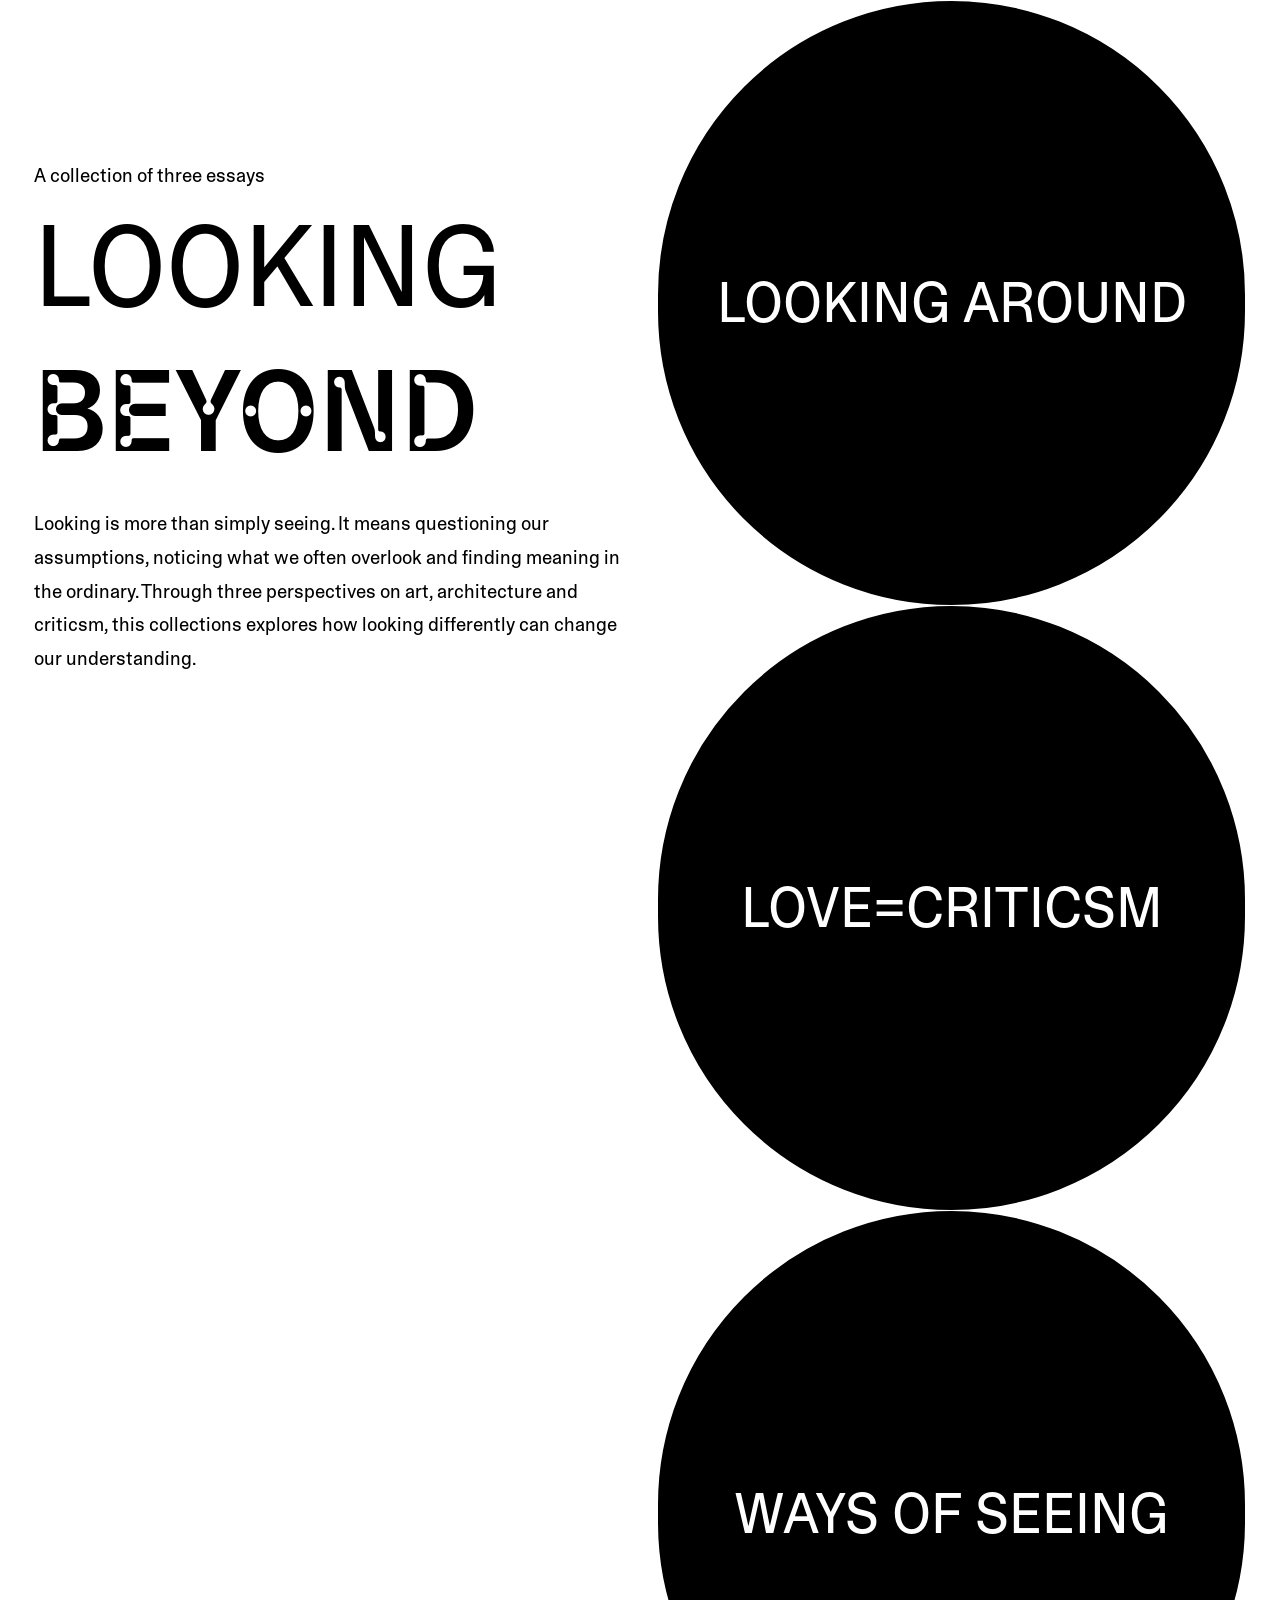
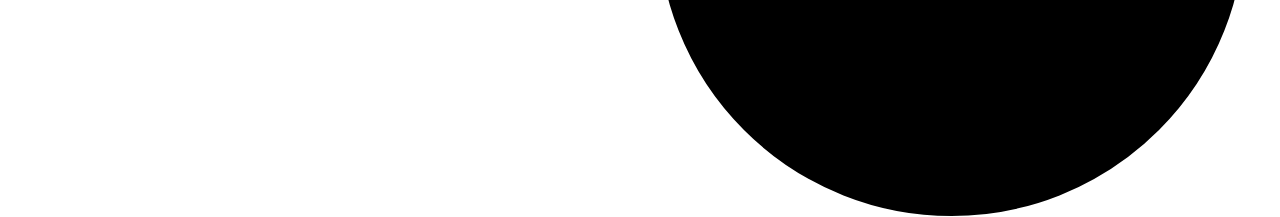
<file: index.html>
<!doctype html>
<html>
	<head>
		<meta name="viewport" content="width=device-width, initial-scale=1">
		<title>Seeing</title>
		<!-- <link href="styles/reset.css" rel="stylesheet">
		<link href="styles/common.css" rel="stylesheet"> -->
		<style>
		@import 'styles/reset.css' layer(reset);
		@import 'styles/common.css' layer(common);
</style>
	</head>
	<body>
		<header>
			<hgroup>
				<p>A collection of three essays</p>
				<h1>Looking <span>Beyond</span></h1>
				<p>Looking is more than simply seeing. It means questioning our assumptions, noticing what we often overlook and finding meaning in the ordinary. Through three perspectives on art, architecture and criticsm, this collections explores how looking differently can change our understanding.</p>
			</hgroup>
			<nav>
				<ul>
					<li><a href="article-buildings/">Looking Around</a></li>
					<li><a href="article-criticism/">Love=Criticsm</a></li>
					<li><a href="article-poster/">Ways of seeing</a></li>
				</ul>
			</nav>
		</header>
	</body>
</html>
</file>
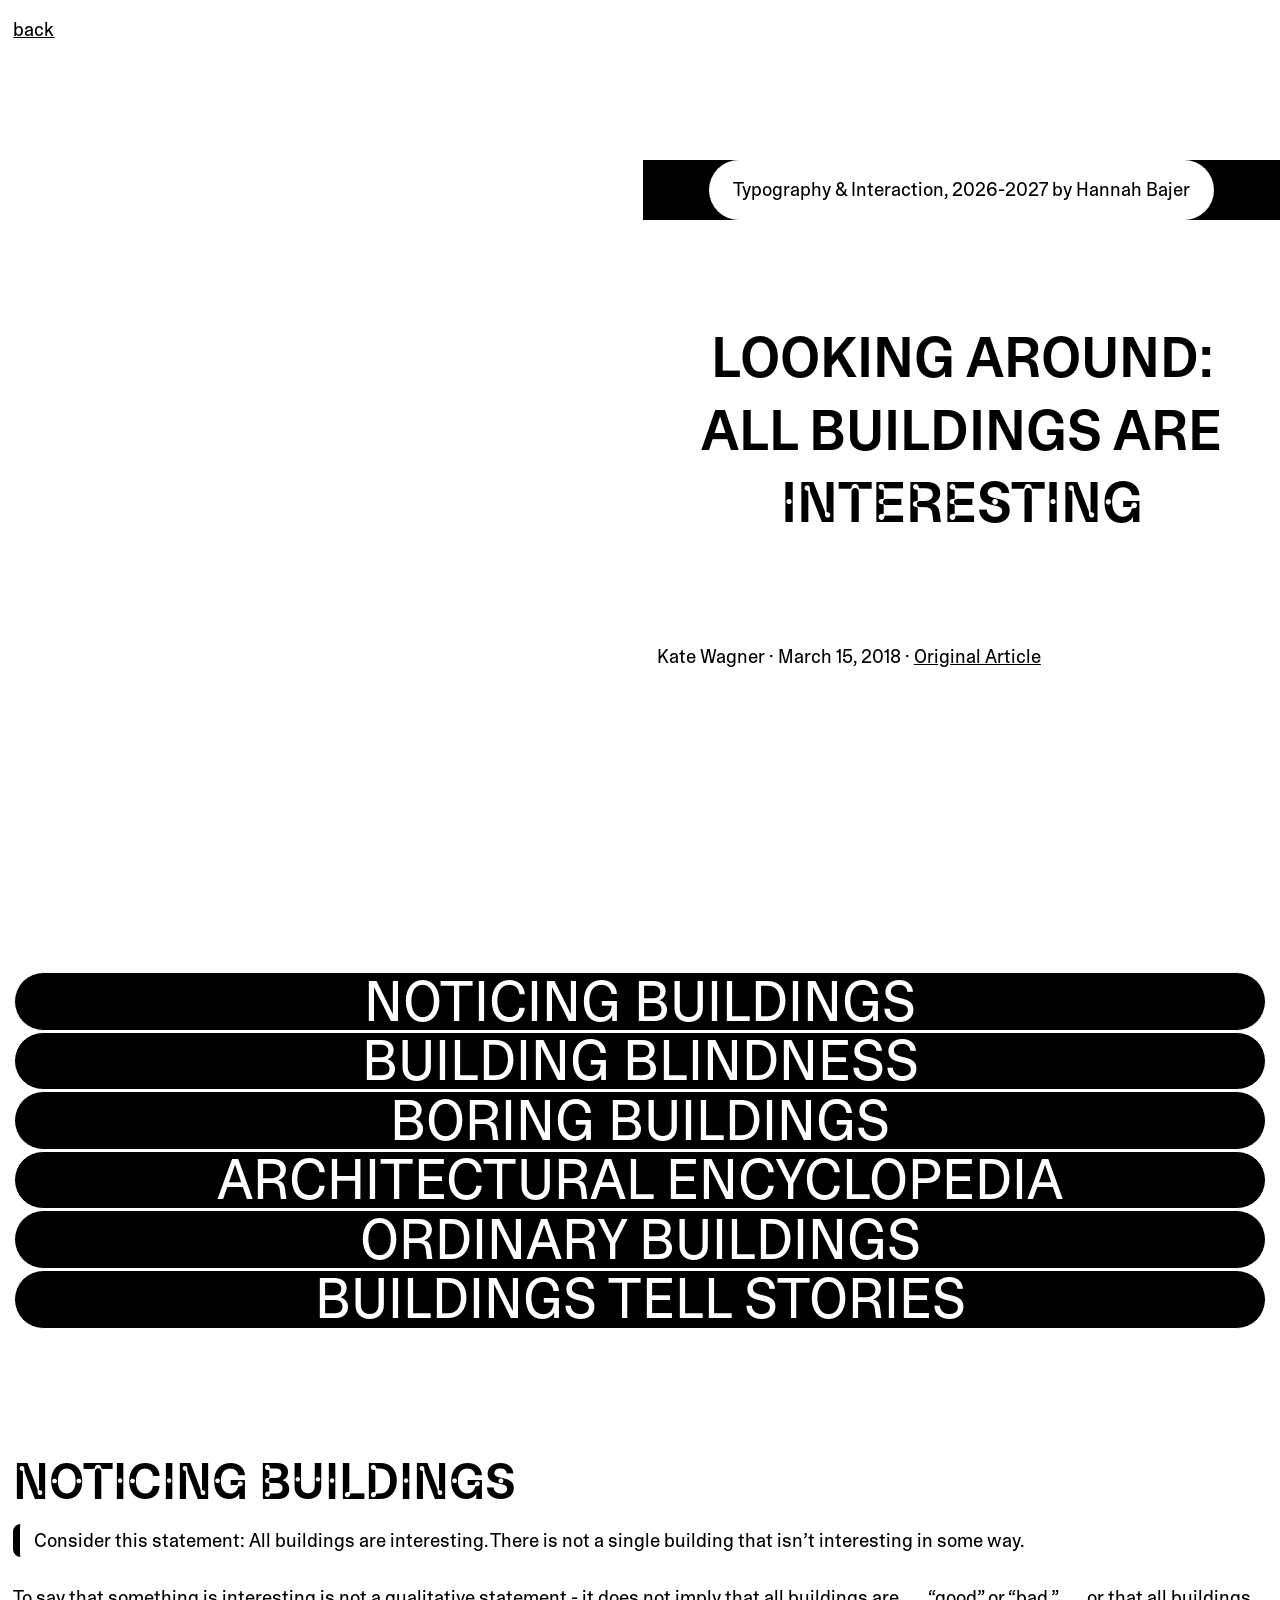
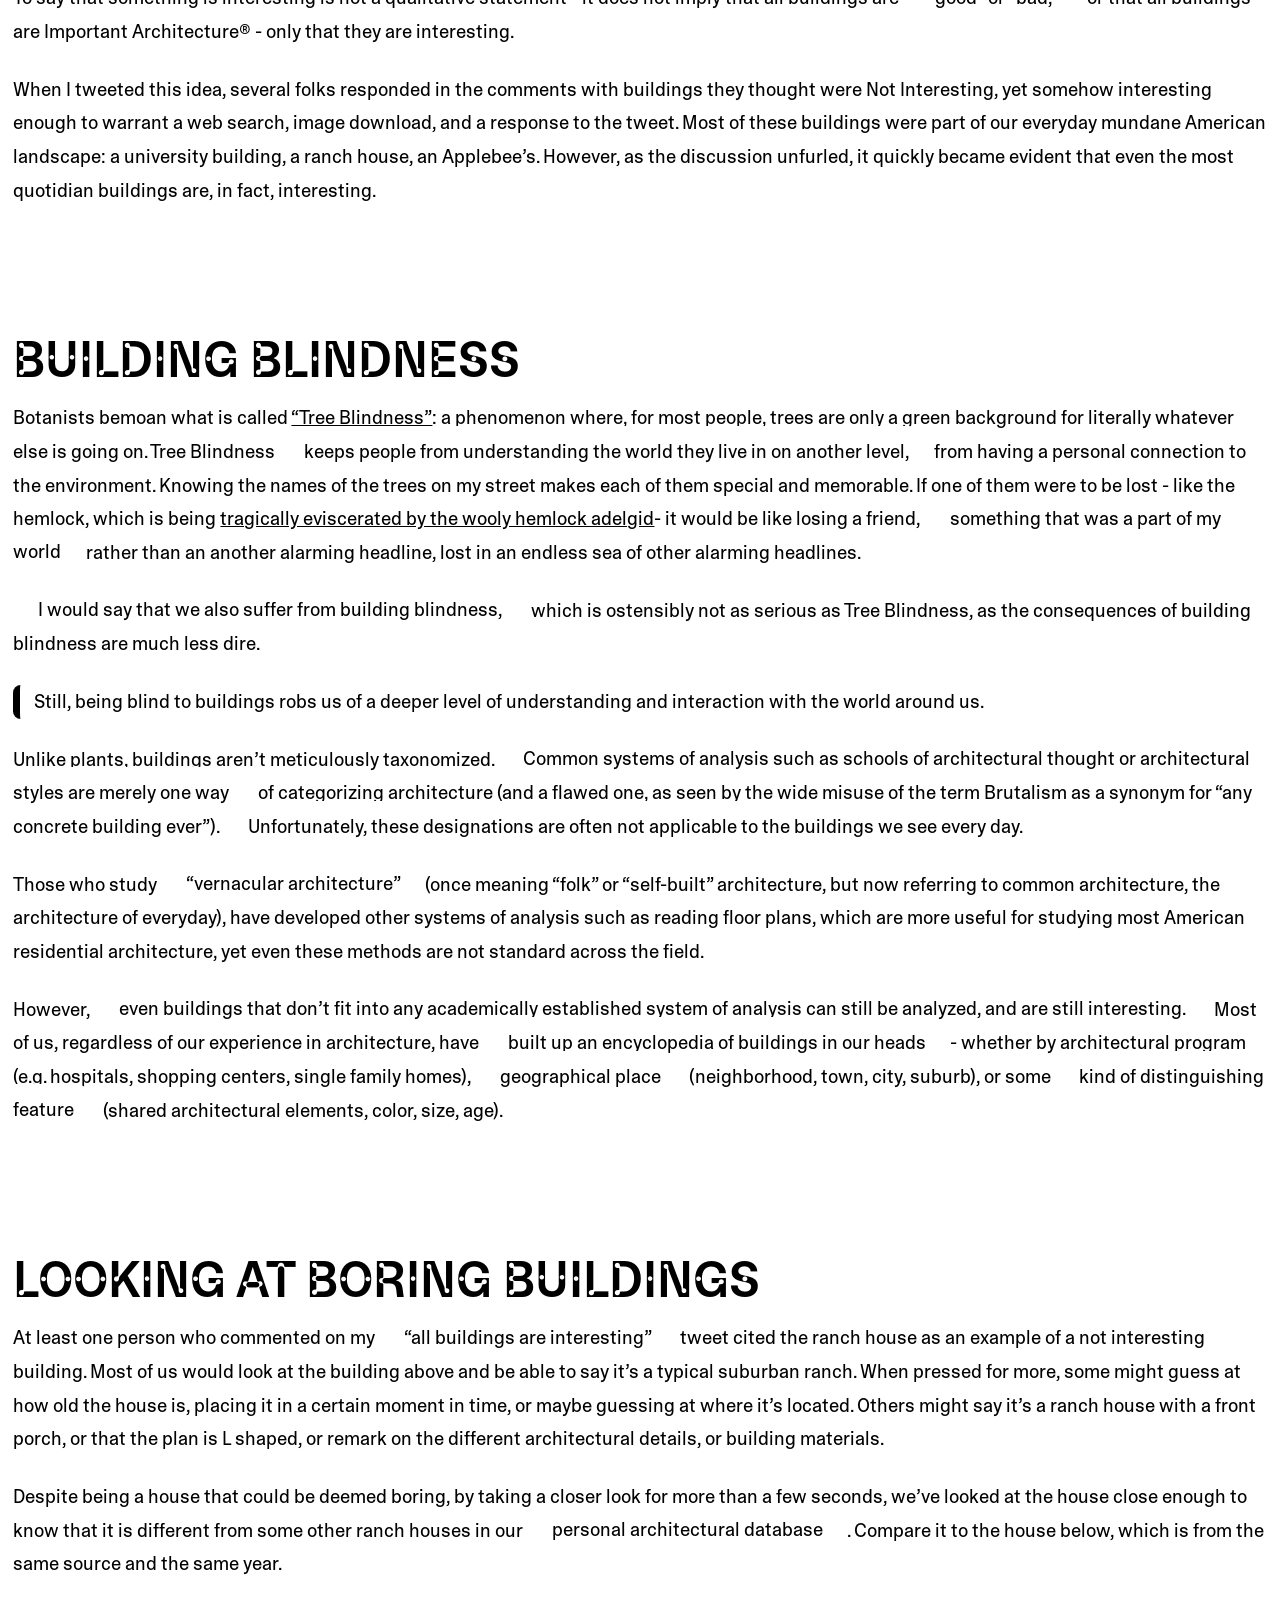
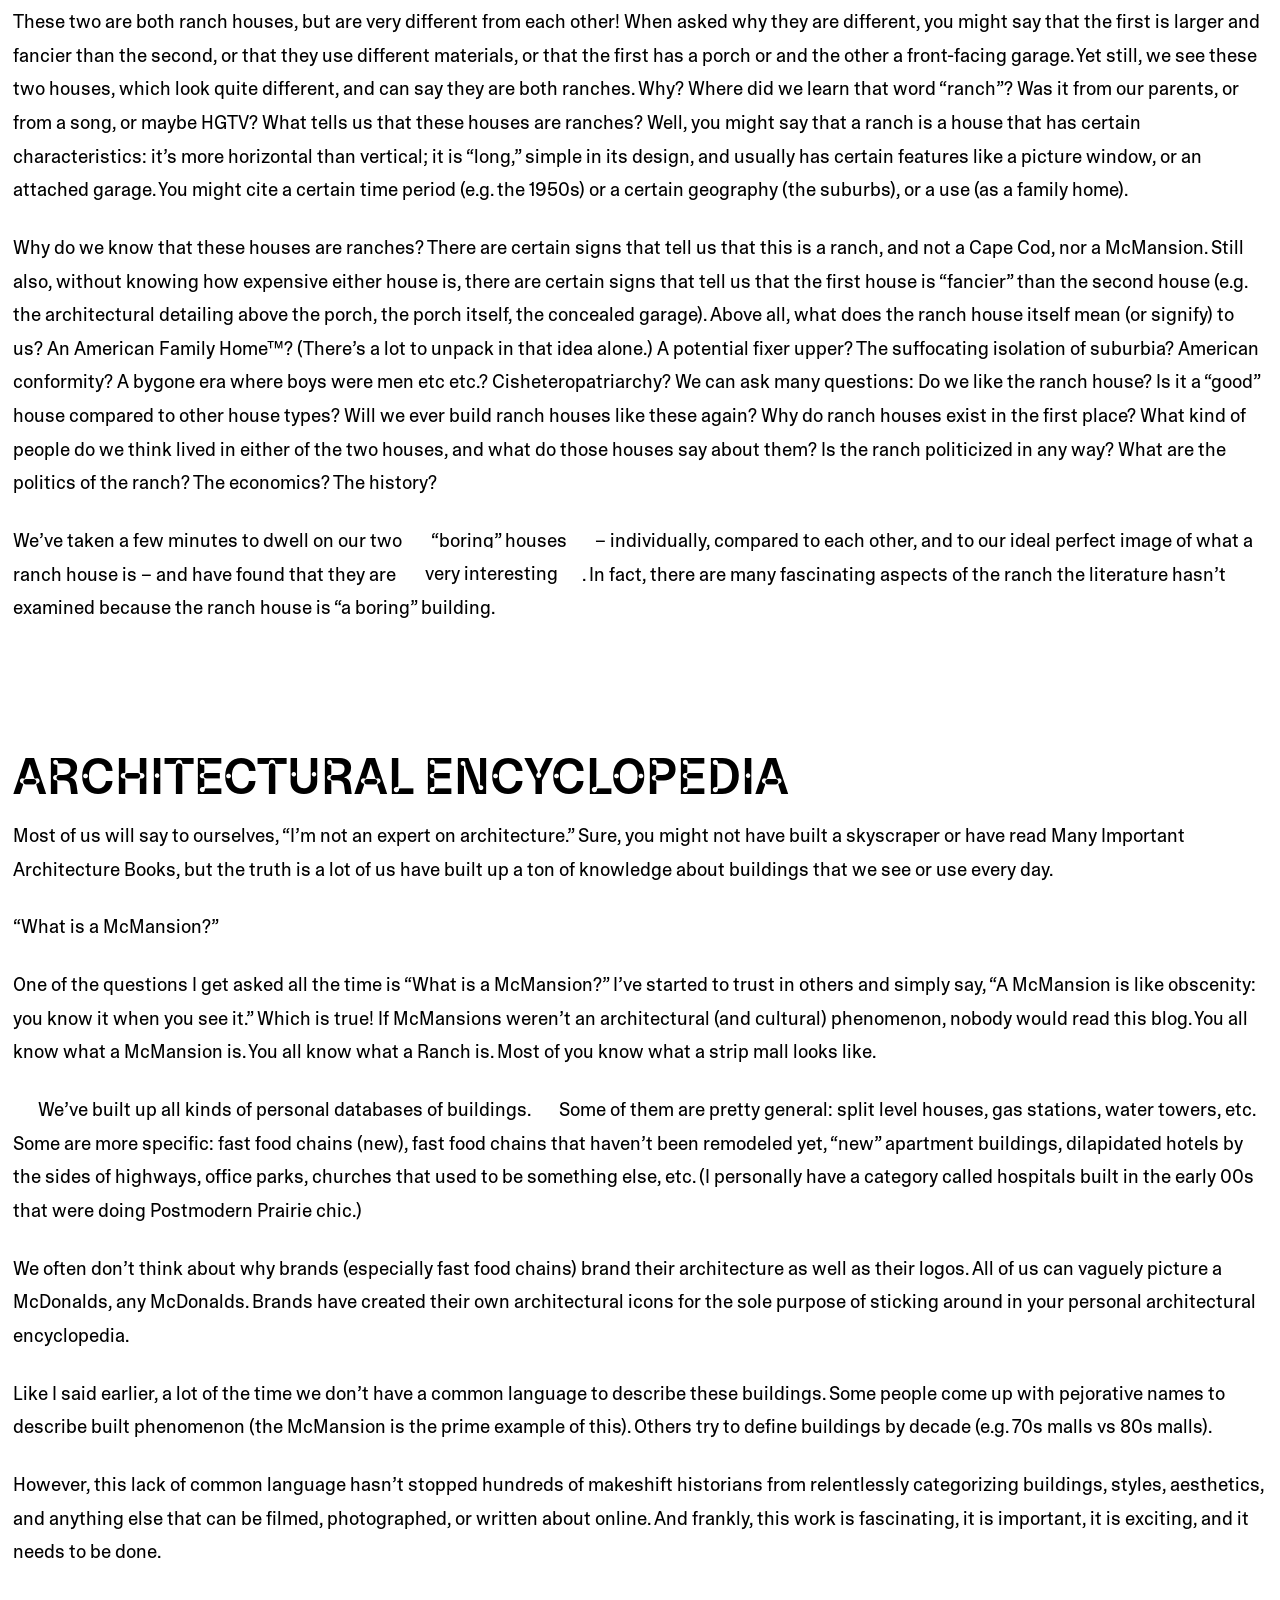
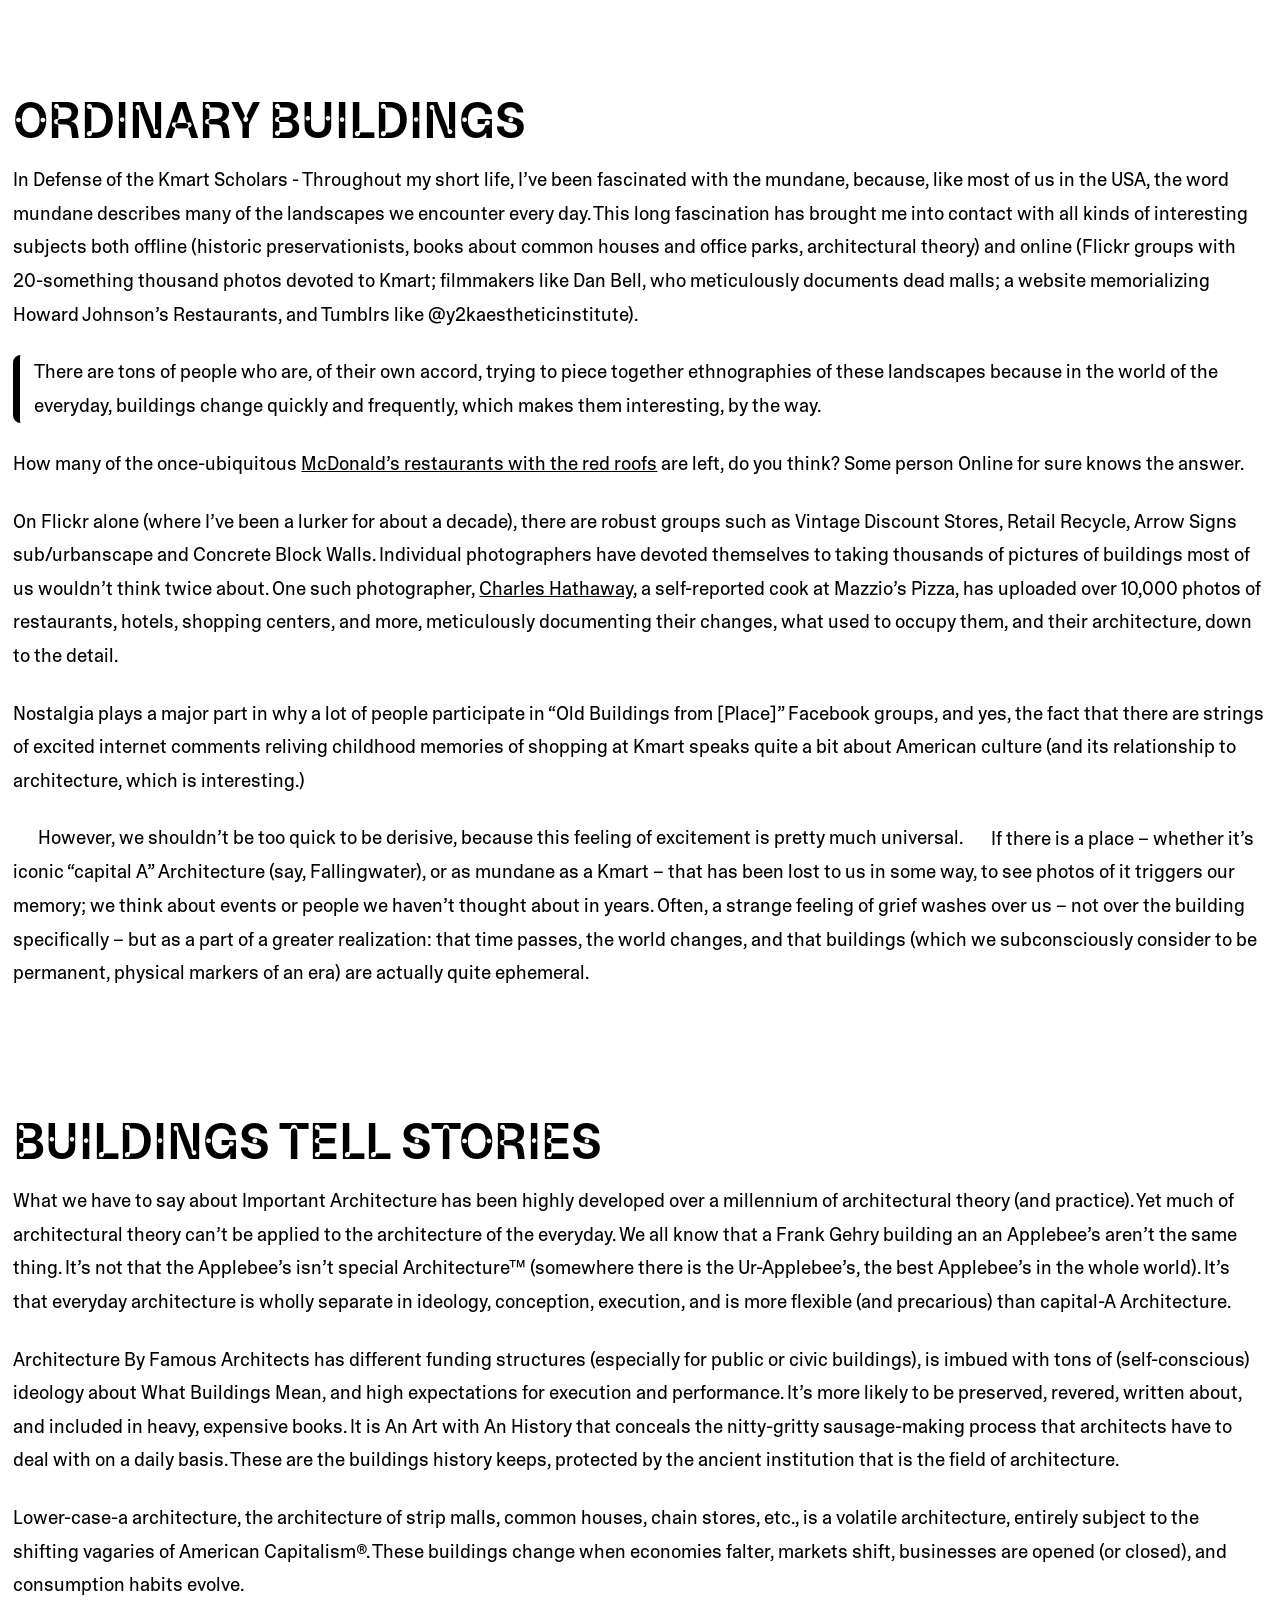
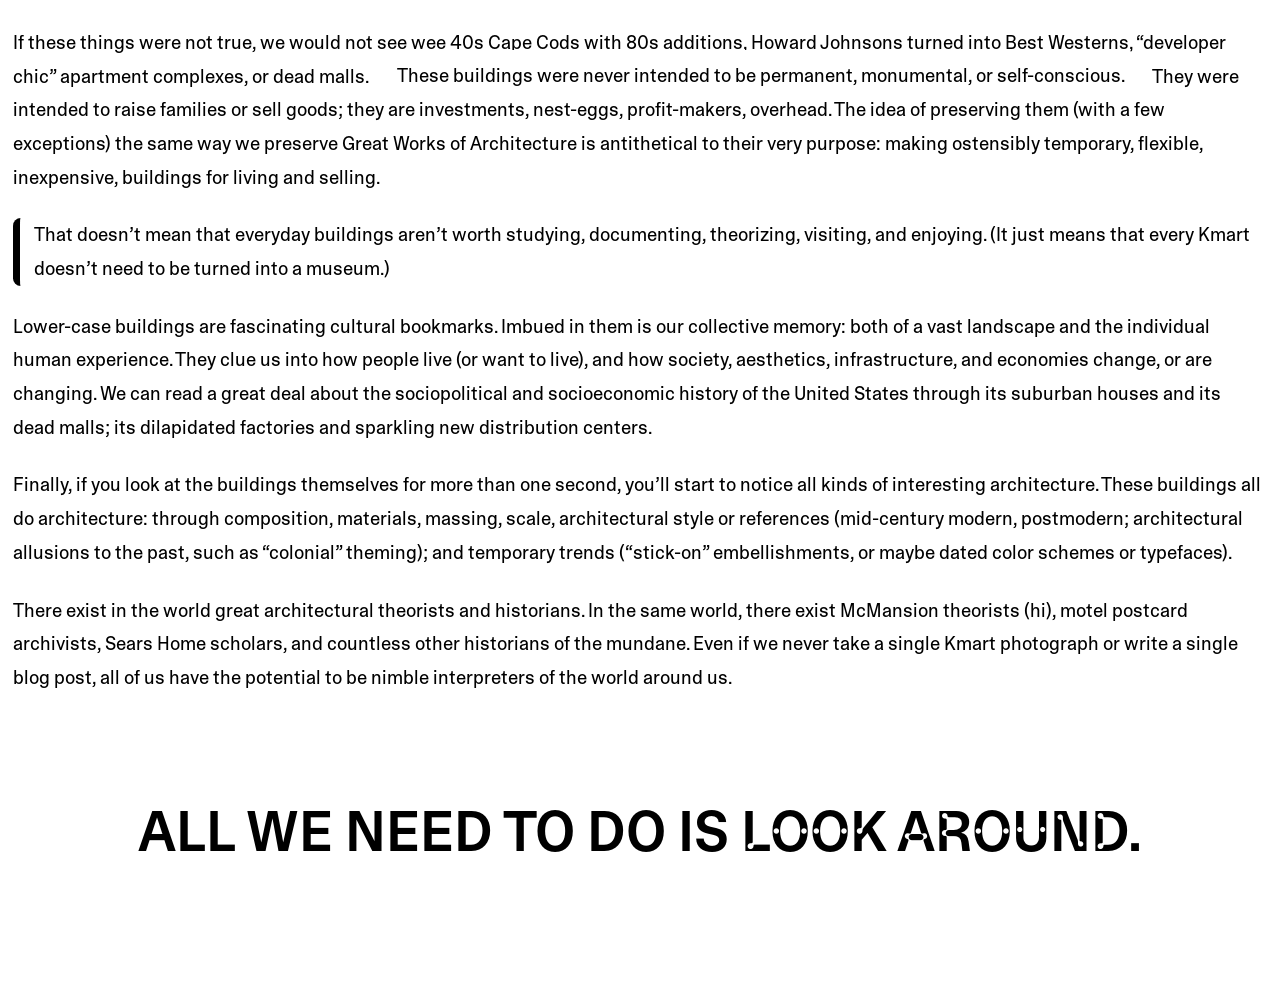
<file: article-buildings/index.html>
<!doctype html>
<html>
	<head>
		<title>buildings</title>
		<meta name="viewport" content="width=device-width, initial-scale=1">
		<style>
			@import '../styles/reset.css' layer(reset);
			@import '../styles/common.css' layer(common);
			@import 'style.css' layer(page);
		</style>
	</head>

	<body>
		<header>
			<a href="../index.html">back</a>
			<hgroup>
				<div>
					<p>Typography & Interaction, 2026-2027 by Hannah Bajer</p>
				</div>
				<h1>Looking Around: All Buildings Are <span>Interesting</span></h1>
				<p>Kate Wagner · <time>March 15, 2018</time> · <a href="https://mcmansionhell.com/post/171906495491/looking-around-all-buildings-are-interesting">Original Article</a></p>
			</hgroup>

		</header>

		<main>

			<nav>
				<ol>
					<li><a href="#noticing">Noticing Buildings</a></li>
					<li><a href="#blindness">Building Blindness</a></li>
					<li><a href="#boring">Boring Buildings</a></li>
					<li><a href="#encyclopedia">Architectural Encyclopedia</a></li>
					<li><a href="#ordinary">Ordinary Buildings</a></li>
					<li><a href="#stories">Buildings Tell Stories</a></li>
				</ol>
			</nav>

			<section id="noticing">
				<h2>Noticing Buildings</h2>
				<blockquote>
					<p>Consider this statement: All buildings are interesting. There is not a single building that isn’t interesting in some way.</p>
				</blockquote>

				<p>To say that something is interesting is not a qualitative statement - it does not imply that all buildings are <strong>“good” or “bad,”</strong> or that all buildings are Important Architecture® - only that they are interesting.</p>

				<p>When I tweeted this idea, several folks responded in the comments with buildings they thought were Not Interesting, yet somehow interesting enough to warrant a web search, image download, and a response to the tweet. Most of these buildings were part of our everyday mundane American landscape: a university building, a ranch house, an Applebee’s. However, as the discussion unfurled, it quickly became evident that even the most quotidian buildings are, in fact, interesting.</p>
			</section>

			<section id="blindness">
				<h2>Building Blindness</h2>
				<p>Botanists bemoan what is called <a href="https://www.nytimes.com/2017/08/26/opinion/sunday/cure-yourself-of-tree-blindness.html">“Tree Blindness”</a>: a phenomenon where, for most people, trees are only a green background for literally whatever else is going on. Tree Blindness<strong> keeps people from understanding the world they live in on another level,</strong>from having a personal connection to the environment. Knowing the names of the trees on my street makes each of them special and memorable. If one of them were to be lost - like the hemlock, which is being <a href="https://mda.maryland.gov/plants-pests/Pages/hemlock_woolly_adelgid.aspx">tragically eviscerated by the wooly hemlock adelgid</a>- it would be like losing a friend,<strong> something that was a part of my world</strong>rather than an another alarming headline, lost in an endless sea of other alarming headlines.</p>

				<p><strong>I would say that we also suffer from building blindness,</strong> which is ostensibly not as serious as Tree Blindness, as the consequences of building blindness are much less dire.</p>

				<blockquote>
					<p>Still, being blind to buildings robs us of a deeper level of understanding and interaction with the world around us.</p>
				</blockquote>

				<p>Unlike plants, buildings aren’t meticulously taxonomized. <strong>Common systems of analysis such as schools of architectural thought or architectural styles are merely one way</strong> of categorizing architecture <em>(and a flawed one, as seen by the wide misuse of the term Brutalism as a synonym for “any concrete building ever”)</em>. <strong>Unfortunately, these designations are often not applicable to the buildings we see every day.</strong></p>

				<p>Those who study <strong>“vernacular architecture”</strong>(once meaning “folk” or “self-built” architecture, but now referring to common architecture, the architecture of everyday), have developed other systems of analysis such as reading floor plans, which are more useful for studying most American residential architecture, yet even these methods are not standard across the field.</p>

				<p>However, <strong> even buildings that don’t fit into any academically established system of analysis can still be analyzed, and are still interesting.</strong> Most of us, regardless of our experience in architecture, have <strong>built up an encyclopedia of buildings in our heads</strong>- whether by architectural program (e.g. hospitals, shopping centers, single family homes), <strong>geographical place</strong> <em>(neighborhood, town, city, suburb)</em>, or some <strong>kind of distinguishing feature</strong> <em>(shared architectural elements, color, size, age).</em></p>
			</section>

			<section id="boring">
				<h2>Looking at Boring Buildings</h2>
				<p>At least one person who commented on my <strong>“all buildings are interesting”</strong> tweet cited the ranch house as an example of a not interesting building. Most of us would look at the building above and be able to say it’s a typical suburban ranch. When pressed for more, some might guess at how old the house is, placing it in a certain moment in time, or maybe guessing at where it’s located. Others might say it’s a ranch house with a front porch, or that the plan is L shaped, or remark on the different architectural details, or building materials.</p>

				<p>Despite being a house that could be deemed boring, by taking a closer look for more than a few seconds, we’ve looked at the house close enough to know that it is different from some other ranch houses in our <strong>personal architectural database</strong>. Compare it to the house below, which is from the same source and the same year.</p>

				<p>These two are both ranch houses, but are very different from each other! When asked why they are different, you might say that the first is larger and fancier than the second, or that they use different materials, or that the first has a porch or and the other a front-facing garage. Yet still, we see these two houses, which look quite different, and can say they are both ranches. Why? Where did we learn that word “ranch”? Was it from our parents, or from a song, or maybe HGTV? What tells us that these houses are ranches? Well, you might say that a ranch is a house that has certain characteristics: it’s more horizontal than vertical; it is “long,” simple in its design, and usually has certain features like a picture window, or an attached garage. You might cite a certain time period <em>(e.g. the 1950s)</em> or a certain geography <em>(the suburbs)</em>, or a use <em>(as a family home)</em>.</p>

				<p> Why do we know that these houses are ranches? There are certain signs that tell us that this is a ranch, and not a Cape Cod, nor a McMansion. Still also, without knowing how expensive either house is, there are certain signs that tell us that the first house is “fancier” than the second house (e.g. the architectural detailing above the porch, the porch itself, the concealed garage). Above all, what does the ranch house itself mean (or signify) to us? An American Family Home™? <em>(There’s a lot to unpack in that idea alone.)</em> A potential fixer upper? The suffocating isolation of suburbia? American conformity? A bygone era where boys were men etc etc.? Cisheteropatriarchy? We can ask many questions: Do we like the ranch house? Is it a “good” house compared to other house types? Will we ever build ranch houses like these again? Why do ranch houses exist in the first place? What kind of people do we think lived in either of the two houses, and what do those houses say about them? Is the ranch politicized in any way? What are the politics of the ranch? The economics? The history?</p>

				<p>We’ve taken a few minutes to dwell on our two <strong>“boring” houses</strong> – individually, compared to each other, and to our ideal perfect image of what a ranch house is – and have found that they are <strong>very interesting</strong>. In fact, there are many fascinating aspects of the ranch the literature hasn’t examined because the ranch house is “a boring” building.</p>
			</section>


			<section id="encyclopedia">
				<h2>Architectural Encyclopedia</h2>
				<p>Most of us will say to ourselves, “I’m not an expert on architecture.” Sure, you might not have built a skyscraper or have read Many Important Architecture Books, but the truth is a lot of us have built up a ton of knowledge about buildings that we see or use every day.</p>

				<p>“What is a McMansion?”</p>

				<p>One of the questions I get asked all the time is “What is a McMansion?” I’ve started to trust in others and simply say, “A McMansion is like obscenity: you know it when you see it.” Which is true! If McMansions weren’t an architectural <em>(and cultural)</em> phenomenon, nobody would read this blog. You all know what a McMansion is. You all know what a Ranch is. Most of you know what a strip mall looks like.</p>

				<p><strong>We’ve built up all kinds of personal databases of buildings.</strong> Some of them are pretty general: split level houses, gas stations, water towers, etc. Some are more specific: fast food chains <em>(new)</em>, fast food chains that haven’t been remodeled yet, “new” apartment buildings, dilapidated hotels by the sides of highways, office parks, churches that used to be something else, etc. (I personally have a category called hospitals built in the early 00s that were doing Postmodern Prairie chic.)</p>

				<p>We often don’t think about why brands <em>(especially fast food chains)</em> brand their architecture as well as their logos. All of us can vaguely picture a McDonalds, any McDonalds. Brands have created their own architectural icons for the sole purpose of sticking around in your personal architectural encyclopedia.</p>

				<p>Like I said earlier, a lot of the time we don’t have a common language to describe these buildings. Some people come up with pejorative names to describe built phenomenon <em>(the McMansion is the prime example of this)</em>. Others try to define buildings by decade (e.g. 70s malls vs 80s malls).</p>

				<p>However, this lack of common language hasn’t stopped hundreds of makeshift historians from relentlessly categorizing buildings, styles, aesthetics, and anything else that can be filmed, photographed, or written about online. And frankly, this work is fascinating, it is important, it is exciting, and it needs to be done.</p>
			</section>

			<section id="ordinary">
				<h2>Ordinary Buildings</h2>

				<p>In Defense of the Kmart Scholars - Throughout my short life, I’ve been fascinated with the mundane, because, like most of us in the USA, the word mundane describes many of the landscapes we encounter every day. This long fascination has brought me into contact with all kinds of interesting subjects both offline <em>(historic preservationists, books about common houses and office parks, architectural theory)</em> and online <em>(Flickr groups with 20-something thousand photos devoted to Kmart; filmmakers like Dan Bell, who meticulously documents dead malls; a website memorializing Howard Johnson’s Restaurants, and Tumblrs like @y2kaestheticinstitute).</em></p>

				<blockquote>
				<p>There are tons of people who are, of their own accord, trying to piece together ethnographies of these landscapes because in the world of the everyday, buildings change quickly and frequently, which makes them interesting, by the way.</p>
				</blockquote>

				<p>How many of the once-ubiquitous <a href="https://www.flickr.com/photos/jeepersmedia/13901886988/"> McDonald’s restaurants with the red roofs</a> are left, do you think? Some person Online for sure knows the answer.</p>

				<p>On Flickr alone <em>(where I’ve been a lurker for about a decade)</em>, there are robust groups such as Vintage Discount Stores, Retail Recycle, Arrow Signs sub/urbanscape and Concrete Block Walls. Individual photographers have devoted themselves to taking thousands of pictures of buildings most of us wouldn’t think twice about. One such photographer, <a href="https://www.flickr.com/people/romleys/">Charles Hathaway</a>, a self-reported cook at Mazzio’s Pizza, has uploaded over 10,000 photos of restaurants, hotels, shopping centers, and more, meticulously documenting their changes, what used to occupy them, and their architecture, down to the detail.</p>

				<p>Nostalgia plays a major part in why a lot of people participate in “Old Buildings from [Place]” Facebook groups, and yes, the fact that there are strings of excited internet comments reliving childhood memories of shopping at Kmart speaks quite a bit about American culture <em>(and its relationship to architecture, which is interesting.)</em></p>

				<p><strong>However, we shouldn’t be too quick to be derisive, because this feeling of excitement is pretty much universal.</strong> If there is a place – whether it’s iconic “capital A” Architecture <em>(say, Fallingwater)</em>, or as mundane as a Kmart – that has been lost to us in some way, to see photos of it triggers our memory; we think about events or people we haven’t thought about in years. Often, a strange feeling of grief washes over us – not over the building specifically – but as a part of a greater realization: that time passes, the world changes, and that buildings (which we subconsciously consider to be permanent, physical markers of an era) are actually quite ephemeral.</p>
			</section>

			<section id="stories">
				<h2>Buildings Tell Stories</h2>

				<p>What we have to say about Important Architecture has been highly developed over a millennium of architectural theory <em>(and practice)</em>. Yet much of architectural theory can’t be applied to the architecture of the everyday. We all know that a Frank Gehry building an an Applebee’s aren’t the same thing. It’s not that the Applebee’s isn’t special Architecture™ <em>(somewhere there is the Ur-Applebee’s, the best Applebee’s in the whole world)</em>. It’s that everyday architecture is wholly separate in ideology, conception, execution, and is more flexible <em>(and precarious)</em> than capital-A Architecture. </p>

				<p>Architecture By Famous Architects has different funding structures <em>(especially for public or civic buildings)</em>, is imbued with tons of <em>(self-conscious)</em> ideology about What Buildings Mean, and high expectations for execution and performance. It’s more likely to be preserved, revered, written about, and included in heavy, expensive books. It is An Art with An History that conceals the nitty-gritty sausage-making process that architects have to deal with on a daily basis. These are the buildings history keeps, protected by the ancient institution that is the field of architecture.</p>

				<p>Lower-case-a architecture, the architecture of strip malls, common houses, chain stores, etc., is a volatile architecture, entirely subject to the shifting vagaries of American Capitalism®. These buildings change when economies falter, markets shift, businesses are opened <em>(or closed)</em>, and consumption habits evolve.</p>

				<p>If these things were not true, we would not see wee 40s Cape Cods with 80s additions, Howard Johnsons turned into Best Westerns, “developer chic” apartment complexes, or dead malls. <strong>These buildings were never intended to be permanent, monumental, or self-conscious.</strong> They were intended to raise families or sell goods; they are investments, nest-eggs, profit-makers, overhead. The idea of preserving them <em>(with a few exceptions)</em> the same way we preserve Great Works of Architecture is antithetical to their very purpose: making ostensibly temporary, flexible, inexpensive, buildings for living and selling.</p>

				<blockquote>
					<p>That doesn’t mean that everyday buildings aren’t worth studying, documenting, theorizing, visiting, and enjoying. (It just means that every Kmart doesn’t need to be turned into a museum.)</p>
				</blockquote>

				<p>Lower-case buildings are fascinating cultural bookmarks. Imbued in them is our collective memory: both of a vast landscape and the individual human experience. They clue us into how people live <em>(or want to live)</em>, and how society, aesthetics, infrastructure, and economies change, or are changing. We can read a great deal about the sociopolitical and socioeconomic history of the United States through its suburban houses and its dead malls; its dilapidated factories and sparkling new distribution centers. </p>

				<p>Finally, if you look at the buildings themselves for more than one second, you’ll start to notice all kinds of interesting architecture. These buildings all do architecture: through composition, materials, massing, scale, architectural style or references (mid-century modern, postmodern; architectural allusions to the past, such as “colonial” theming); and temporary trends <em>(“stick-on” embellishments, or maybe dated color schemes or typefaces)</em>.</p>

				<p>There exist in the world great architectural theorists and historians. In the same world, there exist McMansion theorists <em>(hi)<em>, motel postcard archivists, Sears Home scholars, and countless other historians of the mundane. Even if we never take a single Kmart photograph or write a single blog post, all of us have the potential to be nimble interpreters of the world around us.</p>
			</section>
			</main>

		<footer>
			<h1>All we need to do is <span>look around.</span></h1>
		</footer>
	</body>
</html>
</file>
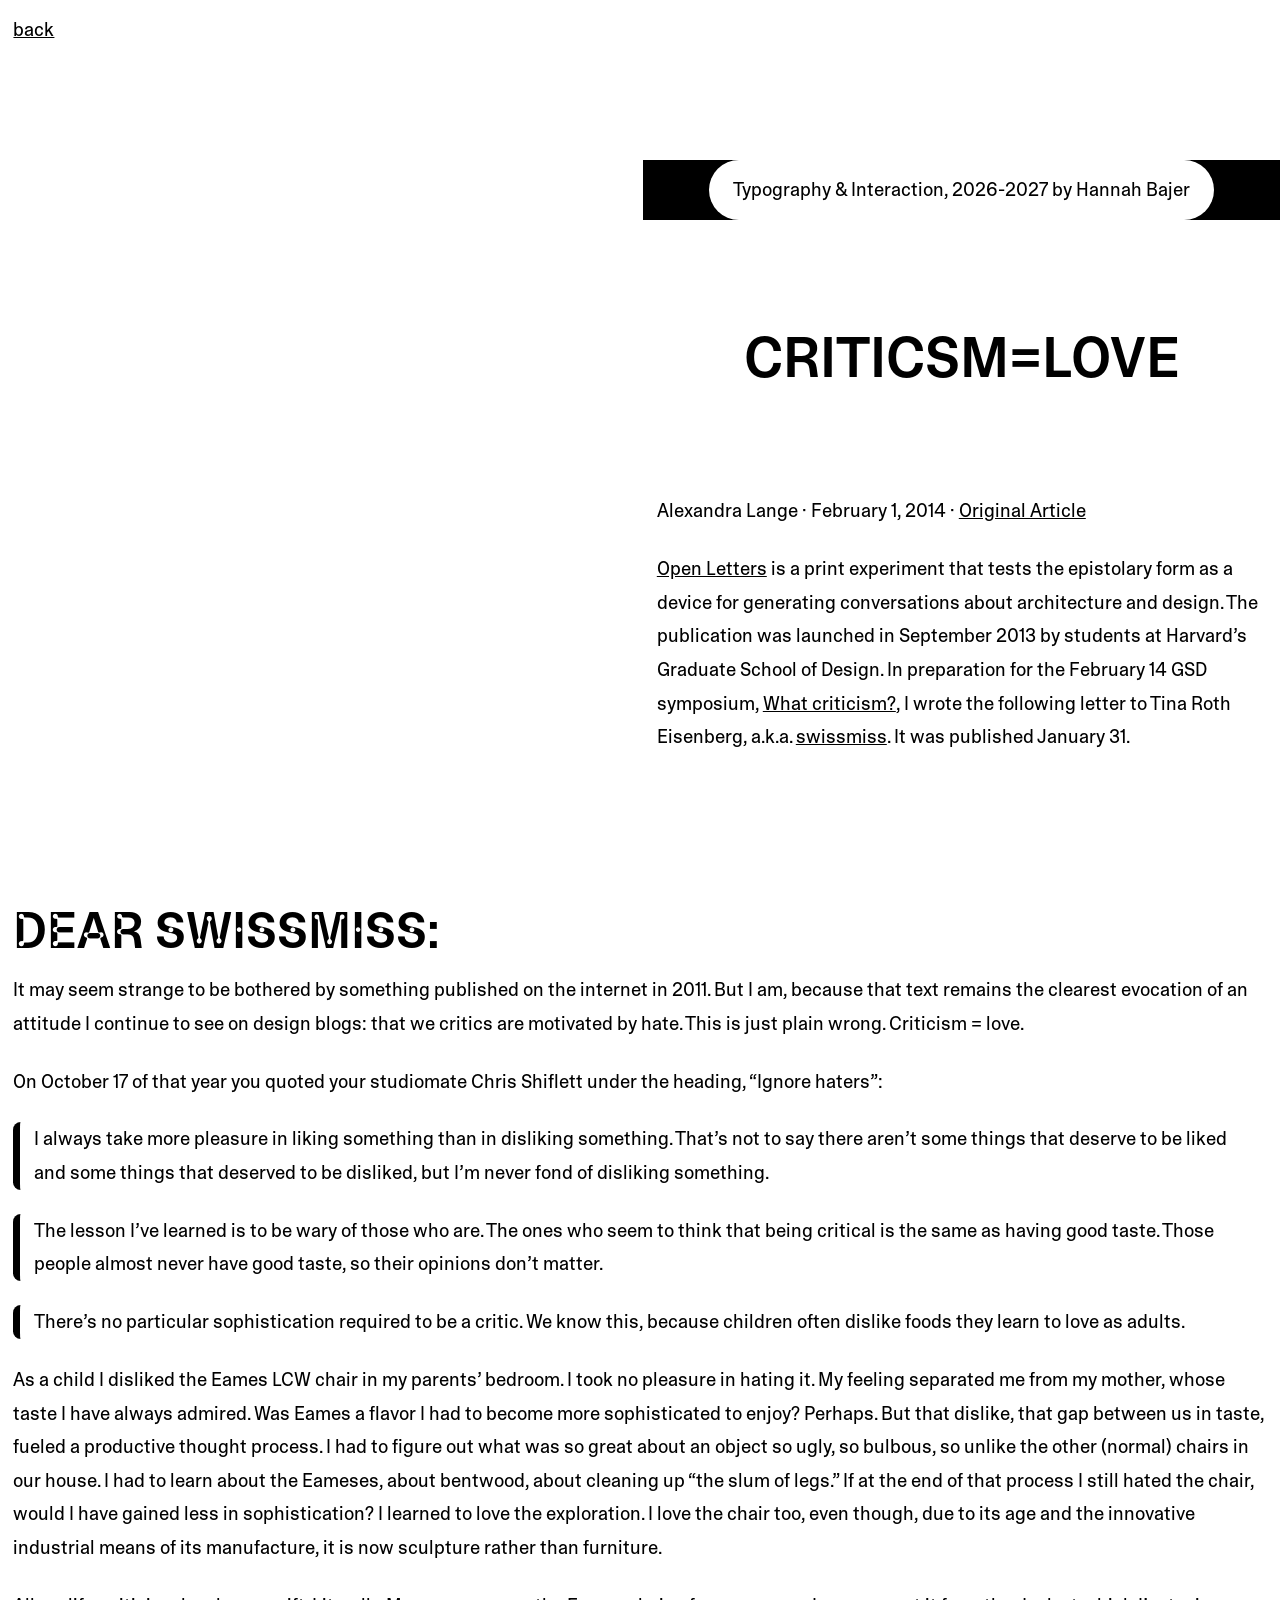
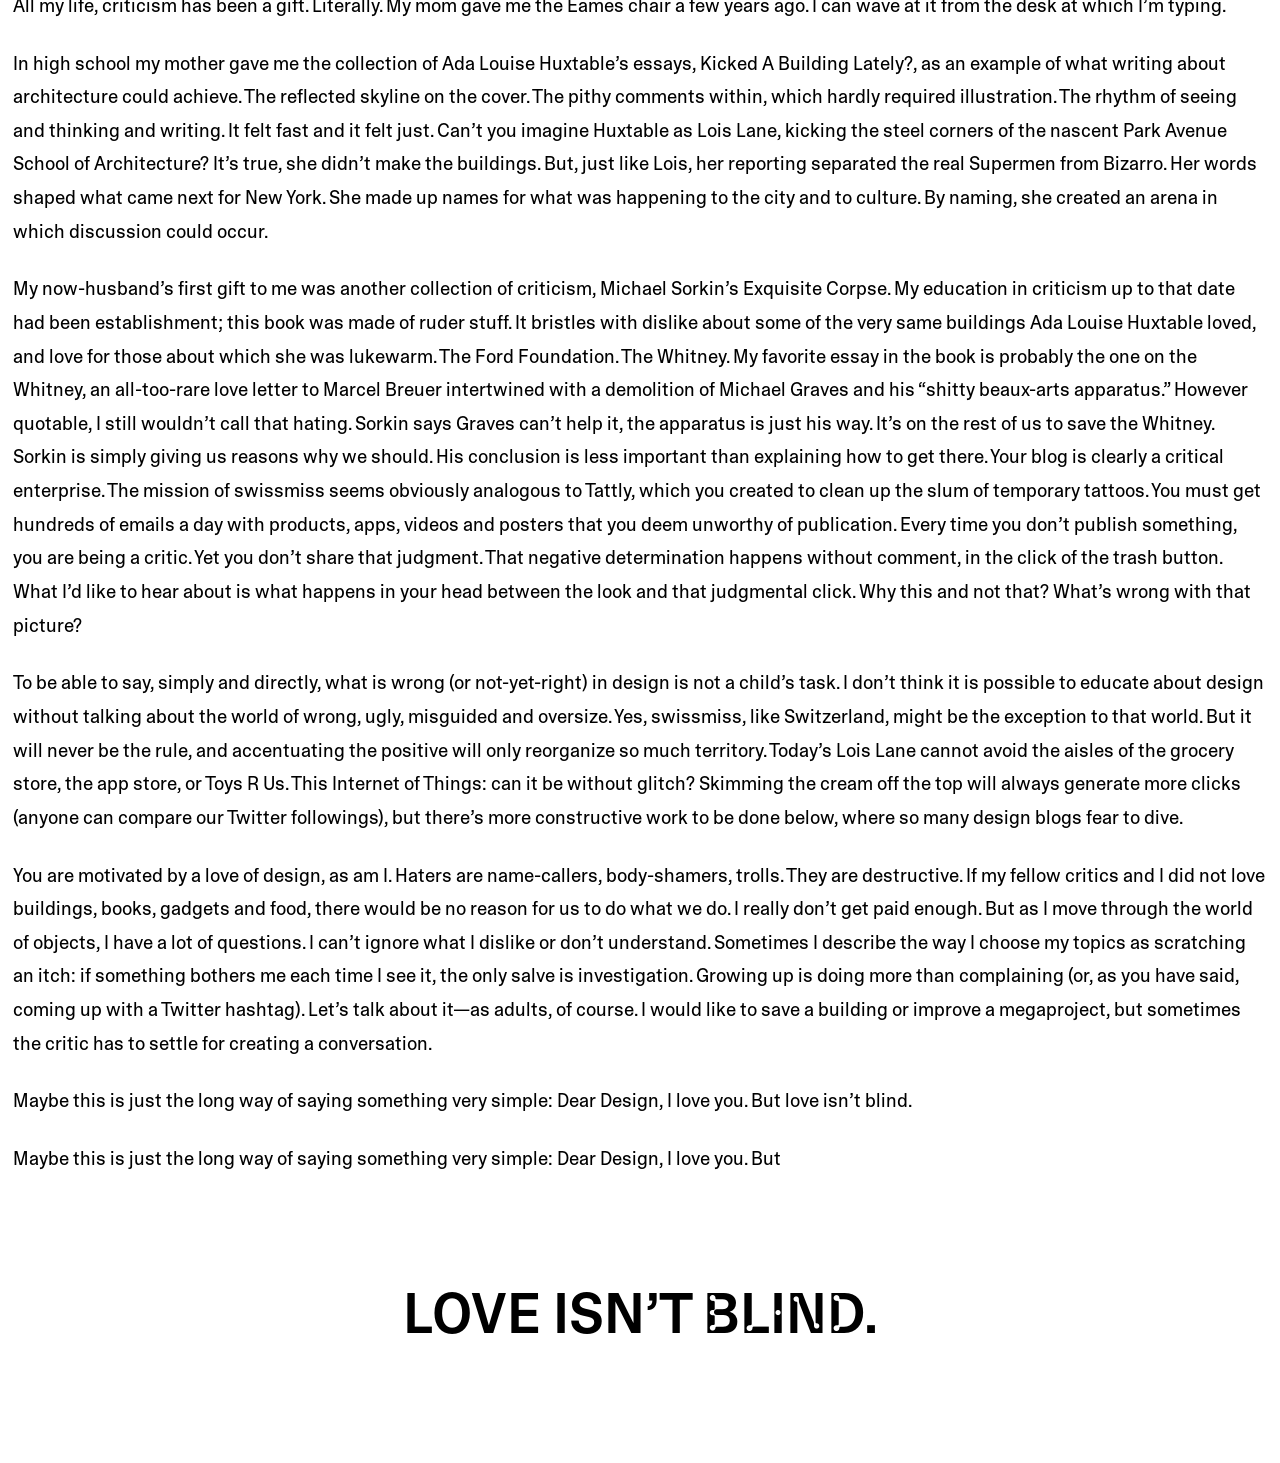
<file: article-criticism/index.html>
<!doctype html>
<html>
	<head>
		<title>criticsm</title>
		<meta name="viewport" content="width=device-width, initial-scale=1">
		<!-- <link href="../styles/reset.css" rel="stylesheet">
		<link href="../styles/common.css" rel="stylesheet">
		<link href="style.css" rel="stylesheet"> -->
		<style>
			@import '../styles/reset.css' layer(reset);
			@import '../styles/common.css' layer(common);
			@import 'style.css' layer(page);
		</style>
	</head>

	<body>
		<header>
			<a href="../index.html">back</a>
			<hgroup>
				<div>
					<p>Typography & Interaction, 2026-2027 by Hannah Bajer</p>
				</div>
				<h1>Criticsm=Love</h1>
				<p>Alexandra Lange · <time>February 1, 2014</time> · <a href="https://www.alexandralange.net/articles/83/criticism-love">Original Article</a></p>

				<p> <a href="https://openletters-online.com">Open Letters</a> is a print experiment that tests the epistolary form as a device for generating conversations about architecture and design. The publication was launched in September 2013 by students at Harvard’s Graduate School of Design. In preparation for the February 14  GSD symposium, <a href="https://www.gsd.harvard.edu/#/events/symposium-what-criticism.html">What criticism?</a>, I wrote the following letter to Tina Roth Eisenberg, a.k.a. <a href="https://www.swiss-miss.com">swissmiss</a>. It was published January 31.</p>
			</hgroup>

		</header>

		<main>
			<!-- <nav>
				<ol>
					<li><a href="#noticing">Noticing Buildings</a></li>
					<li><a href="#blindness">Building Blindness</a></li>
					<li><a href="#boring">Boring Buildings</a></li>
					<li><a href="#encyclopedia">Architectural Encyclopedia</a></li>
					<li><a href="#ordinary">Ordinary Buildings</a></li>
					<li><a href="#stories">Buildings Tell Stories</a></li>
				</ol>
			</nav> -->
			<section>
				<h2>Dear swissmiss:</h2>
				<p>It may seem strange to be bothered by something published on the internet in 2011. But I am, because that text remains the clearest evocation of an attitude I continue to see on design blogs: that we critics are motivated by hate. This is just plain wrong. Criticism = love.</p>

				<p>On October 17 of that year you quoted your studiomate Chris Shiflett under the heading, “Ignore haters”:</p>

				<blockquote>
					<p>I always take more pleasure in liking something than in disliking something. That’s not to say there aren’t some things that deserve to be liked and some things that deserved to be disliked, but I’m never fond of disliking something.</p>
				</blockquote>

				<blockquote>
					<p>The lesson I’ve learned is to be wary of those who are. The ones who seem to think that being critical is the same as having good taste. Those people almost never have good taste, so their opinions don’t matter.</p>
				</blockquote>

				<blockquote>
					<p>There’s no particular sophistication required to be a critic. We know this, because children often dislike foods they learn to love as adults.</p>
				</blockquote>

				<p>As a child I disliked the Eames LCW chair in my parents’ bedroom. I took no pleasure in hating it. My feeling separated me from my mother, whose taste I have always admired. Was Eames a flavor I had to become more sophisticated to enjoy? Perhaps. But that dislike, that gap between us in taste, fueled a productive thought process. I had to figure out what was so great about an object so ugly, so bulbous, so unlike the other (normal) chairs in our house. I had to learn about the Eameses, about bentwood, about cleaning up “the slum of legs.” If at the end of that process I still hated the chair, would I have gained less in sophistication? I learned to love the exploration. I love the chair too, even though, due to its age and the innovative industrial means of its manufacture, it is now sculpture rather than furniture.</p>

				<p>All my life, criticism has been a gift. Literally. My mom gave me the Eames chair a few years ago. I can wave at it from the desk at which I’m typing.</p>

				<p>In high school my mother gave me the collection of Ada Louise Huxtable’s essays, Kicked A Building Lately?, as an example of what writing about architecture could achieve. The reflected skyline on the cover. The pithy comments within, which hardly required illustration. The rhythm of seeing and thinking and writing. It felt fast and it felt just. Can’t you imagine Huxtable as Lois Lane, kicking the steel corners of the nascent Park Avenue School of Architecture? It’s true, she didn’t make the buildings. But, just like Lois, her reporting separated the real Supermen from Bizarro. Her words shaped what came next for New York. She made up names for what was happening to the city and to culture. By naming, she created an arena in which discussion could occur.</p>

				<p>My now-husband’s first gift to me was another collection of criticism, Michael Sorkin’s Exquisite Corpse. My education in criticism up to that date had been establishment; this book was made of ruder stuff. It bristles with dislike about some of the very same buildings Ada Louise Huxtable loved, and love for those about which she was lukewarm. The Ford Foundation. The Whitney. My favorite essay in the book is probably the one on the Whitney, an all-too-rare love letter to Marcel Breuer intertwined with a demolition of Michael Graves and his “shitty beaux-arts apparatus.” However quotable, I still wouldn’t call that hating. Sorkin says Graves can’t help it, the apparatus is just his way. It’s on the rest of us to save the Whitney. Sorkin is simply giving us reasons why we should. His conclusion is less important than explaining how to get there.
				Your blog is clearly a critical enterprise. The mission of swissmiss seems obviously analogous to Tattly, which you created to clean up the slum of temporary tattoos. You must get hundreds of emails a day with products, apps, videos and posters that you deem unworthy of publication. Every time you don’t publish something, you are being a critic. Yet you don’t share that judgment. That negative determination happens without comment, in the click of the trash button. What I’d like to hear about is what happens in your head between the look and that judgmental click. Why this and not that? What’s wrong with that picture?</p>

				<p>To be able to say, simply and directly, what is wrong (or not-yet-right) in design is not a child’s task. I don’t think it is possible to educate about design without talking about the world of wrong, ugly, misguided and oversize. Yes, swissmiss, like Switzerland, might be the exception to that world. But it will never be the rule, and accentuating the positive will only reorganize so much territory. Today’s Lois Lane cannot avoid the aisles of the grocery store, the app store, or Toys R Us. This Internet of Things: can it be without glitch? Skimming the cream off the top will always generate more clicks (anyone can compare our Twitter followings), but there’s more constructive work to be done below, where so many design blogs fear to dive.</p>

				<p>You are motivated by a love of design, as am I. Haters are name-callers, body-shamers, trolls. They are destructive. If my fellow critics and I did not love buildings, books, gadgets and food, there would be no reason for us to do what we do. I really don’t get paid enough. But as I move through the world of objects, I have a lot of questions. I can’t ignore what I dislike or don’t understand. Sometimes I describe the way I choose my topics as scratching an itch: if something bothers me each time I see it, the only salve is investigation. Growing up is doing more than complaining (or, as you have said, coming up with a Twitter hashtag). Let’s talk about it—as adults, of course.  I would like to save a building or improve a megaproject, but sometimes the critic has to settle for creating a conversation.</p>

				<p>Maybe this is just the long way of saying something very simple: Dear Design, I love you. But love isn’t blind.</p>

				<p>Maybe this is just the long way of saying something very simple: Dear Design, I love you. But</p>

			</section>
		</main>

		<footer>
			<h1>love isn’t <span>blind.</span></h1>
		</footer>
	</body>
</html>
</file>
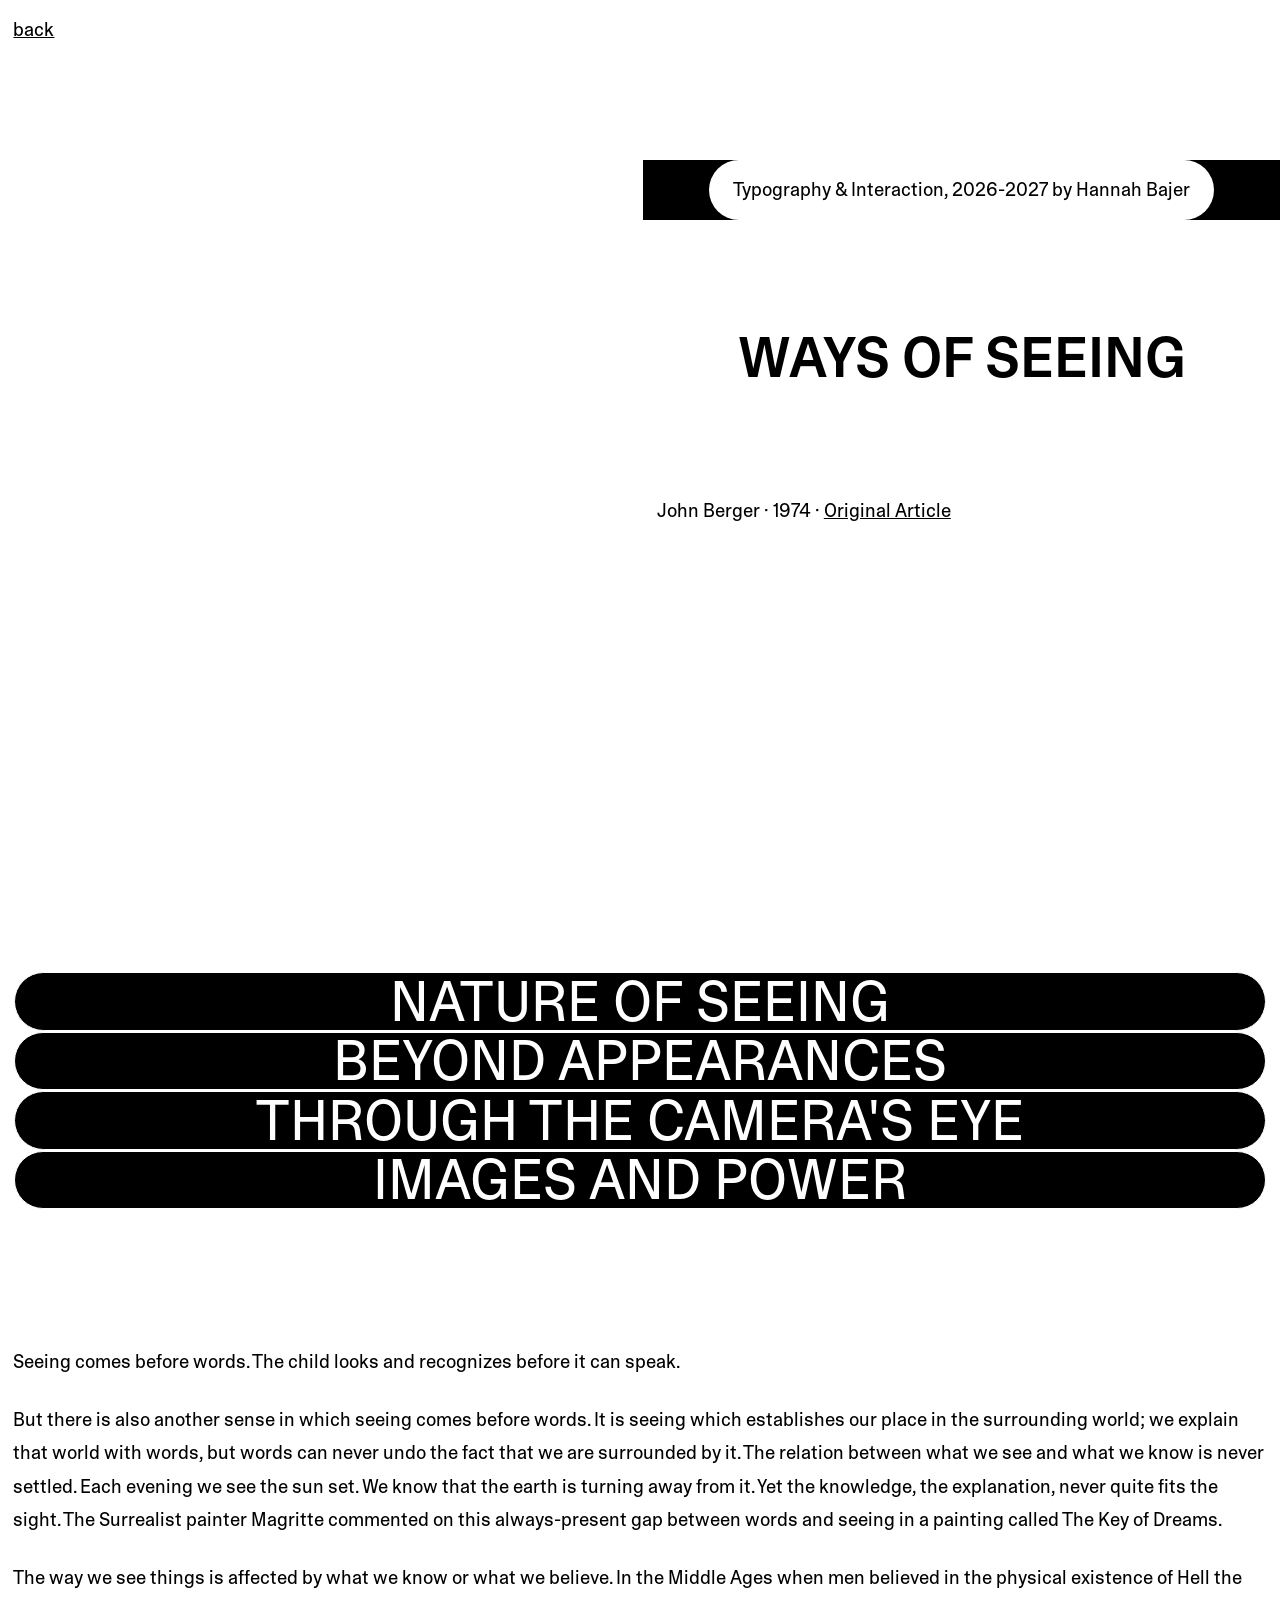
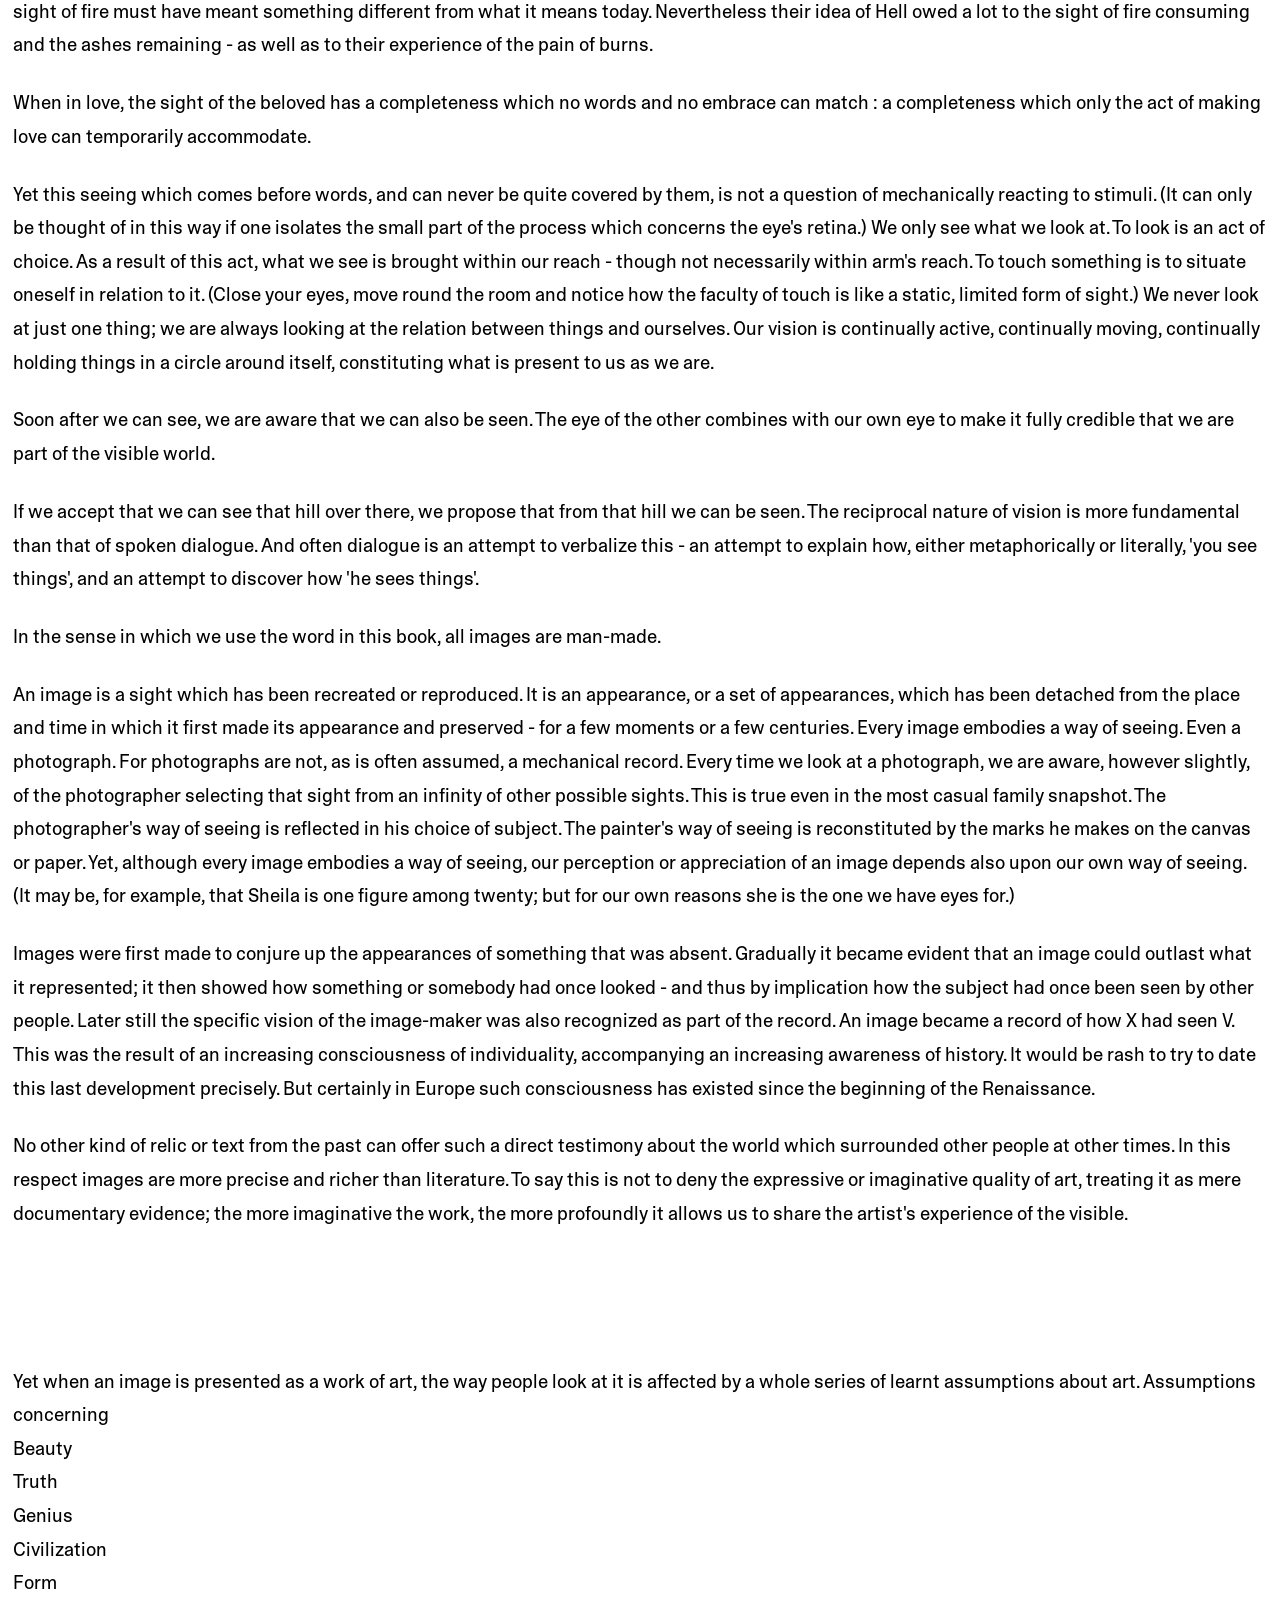
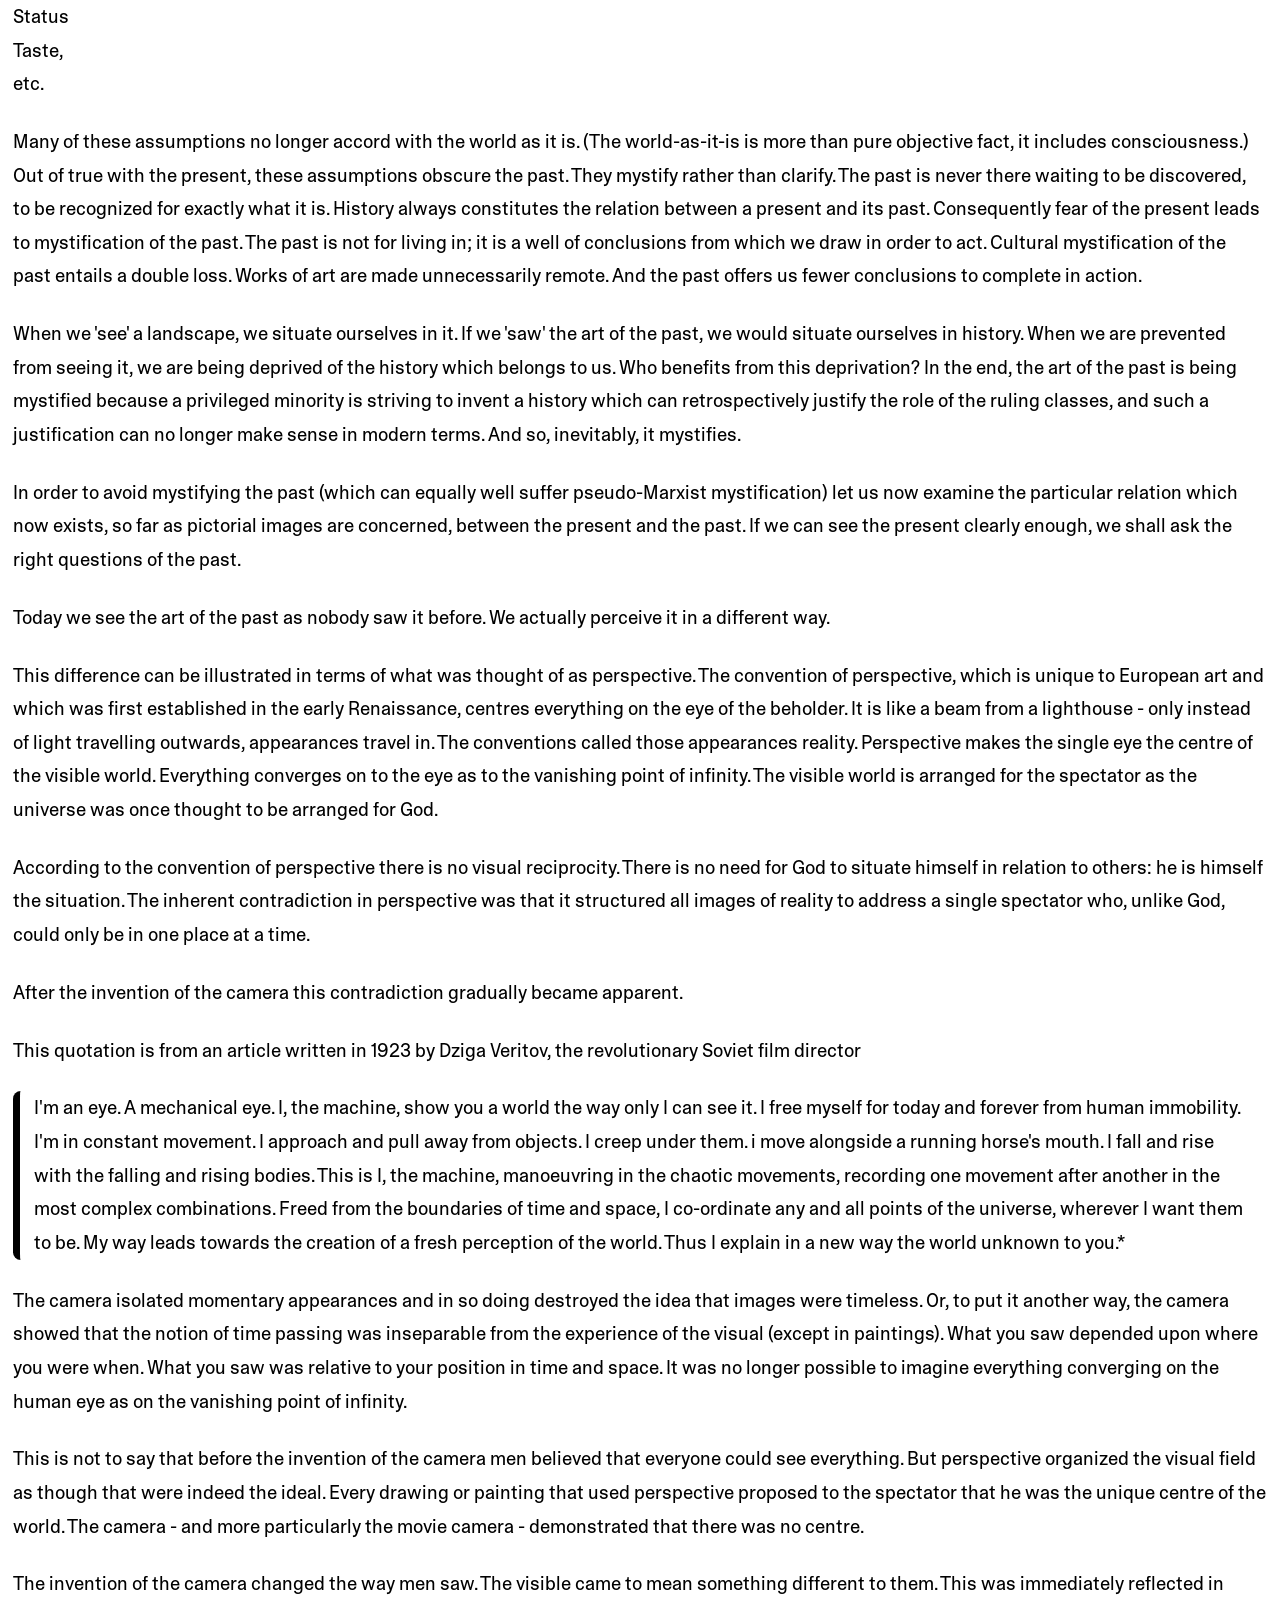
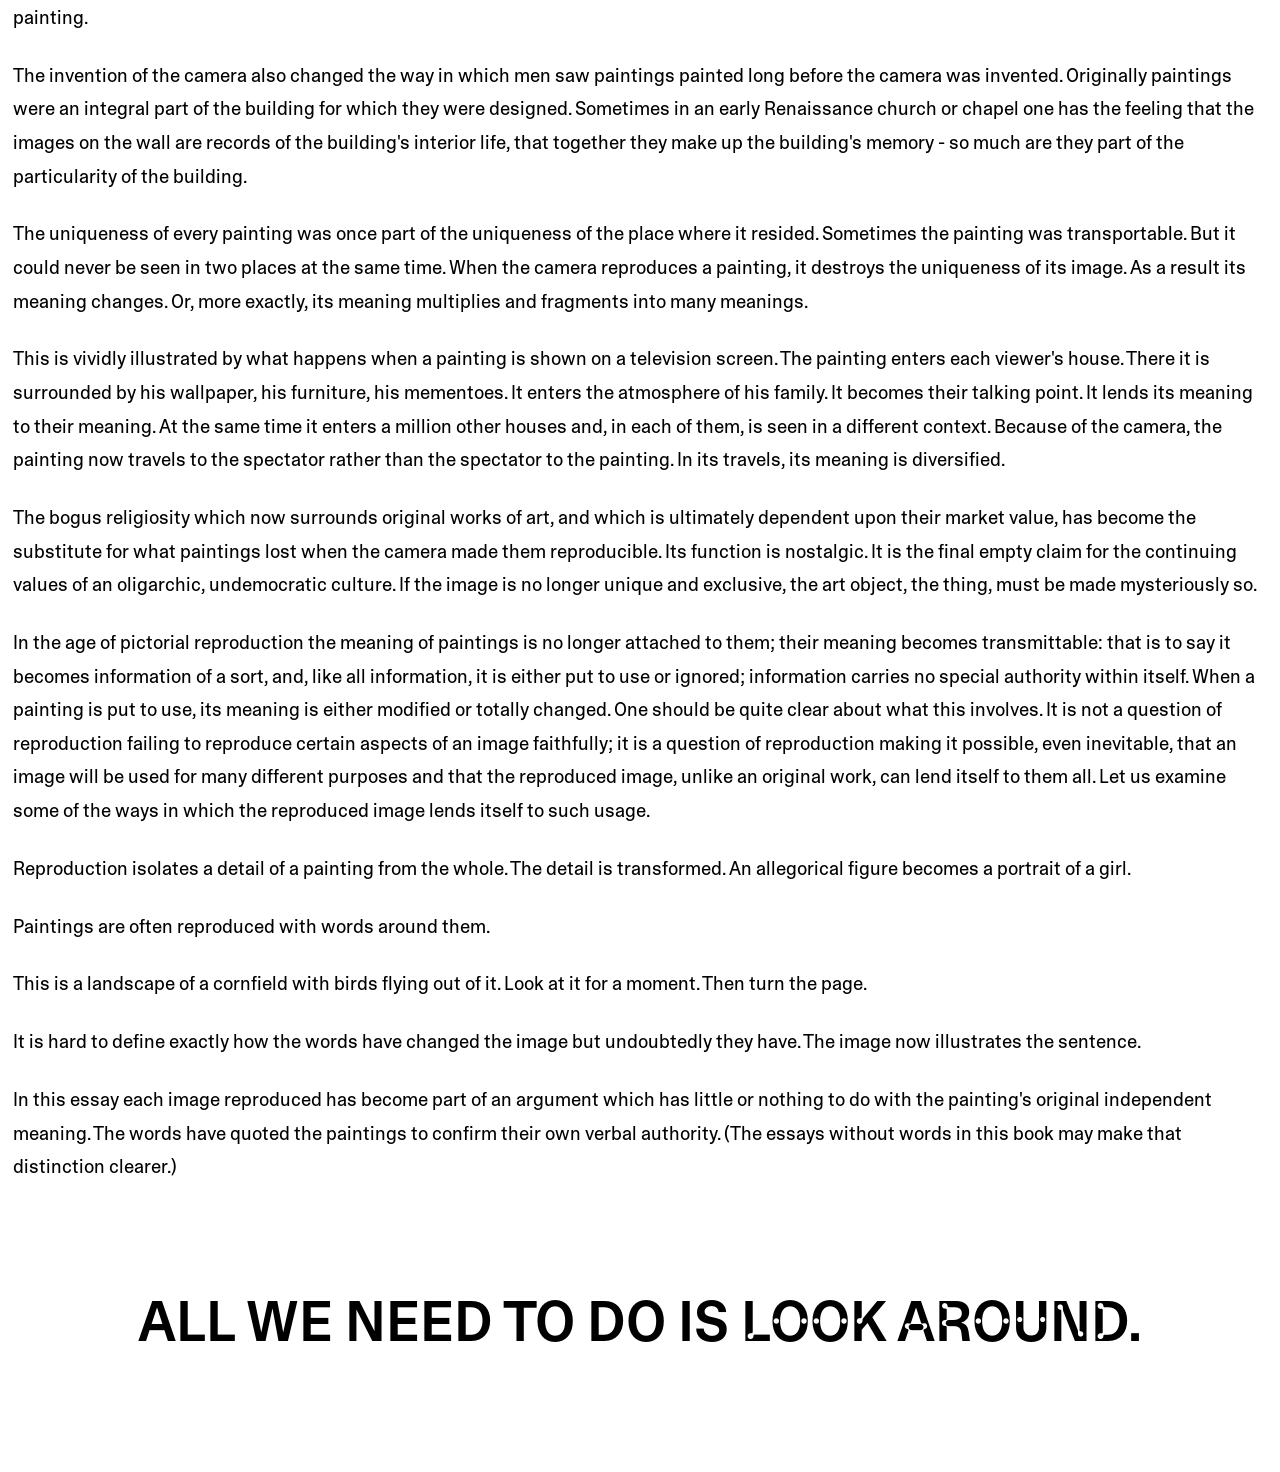
<file: article-poster/index.html>
<!doctype html>
<html>
	<head>
		<title>poster</title>
		<meta name="viewport" content="width=device-width, initial-scale=1">
		<style>
			@import '../styles/reset.css' layer(reset);
			@import '../styles/common.css' layer(common);
			@import 'style.css' layer(page);
		</style>
	</head>

	<body>
		<header>
			<a href="../index.html">back</a>
			<hgroup>
				<div>
				<p>Typography & Interaction, 2026-2027 by Hannah Bajer</p></div>
				<h1>Ways of seeing</h1>
				<p>John Berger · <time>1974</time> · <a href="https://www.ways-of-seeing.com/ch1">Original Article</a></p>
			</hgroup>
		</header>

		<main>
			<nav>
				<ol>
					<li><a href="#noticing">Nature of seeing</a></li>
					<li><a href="#blindness">Beyond appearances</a></li>
					<li><a href="#boring">Through the camera's eye</a></li>
					<li><a href="#encyclopedia">Images and power</a></li>
				</ol>
			</nav>

			<section>
				<p>Seeing comes before words. The child looks and recognizes before it can speak.</p>

				<p>But there is also another sense in which seeing comes before words. It is seeing which establishes our place in the surrounding world; we explain that world with words, but words can never undo the fact that we are surrounded by it. The relation between what we see and what we know is never settled. Each evening we see the sun set. We know that the earth is turning away from it. Yet the knowledge, the explanation, never quite fits the sight. The Surrealist painter Magritte commented on this always-present gap between words and seeing in a painting called The Key of Dreams.</p>

				<p>The way we see things is affected by what we know or what we believe. In the Middle Ages when men believed in the physical existence of Hell the sight of fire must have meant something different from what it means today. Nevertheless their idea of Hell owed a lot to the sight of fire consuming and the ashes remaining - as well as to their experience of the pain of burns.</p>

				<p>When in love, the sight of the beloved has a completeness which no words and no embrace can match : a completeness which only the act of making love can temporarily accommodate.</p>

				<p>Yet this seeing which comes before words, and can never be quite covered by them, is not a question of mechanically reacting to stimuli. (It can only be thought of in this way if one isolates the small part of the process which concerns the eye's retina.) We only see what we look at. To look is an act of choice. As a result of this act, what we see is brought within our reach - though not necessarily within arm's reach. To touch something is to situate oneself in relation to it. (Close your eyes, move round the room and notice how the faculty of touch is like a static, limited form of sight.) We never look at just one thing; we are always looking at the relation between things and ourselves. Our vision is continually active, continually moving, continually holding things in a circle around itself, constituting what is present to us as we are.</p>

				<p>Soon after we can see, we are aware that we can also be seen. The eye of the other combines with our own eye to make it fully credible that we are part of the visible world.</p>

				<p>If we accept that we can see that hill over there, we propose that from that hill we can be seen. The reciprocal nature of vision is more fundamental than that of spoken dialogue. And often dialogue is an attempt to verbalize this - an attempt to explain how, either metaphorically or literally, 'you see things', and an attempt to discover how 'he sees things'.</p>

				<p>In the sense in which we use the word in this book, all images are man-made.</p>

				<p>An image is a sight which has been recreated or reproduced. It is an appearance, or a set of appearances, which has been detached from the place and time in which it first made its appearance and preserved - for a few moments or a few centuries. Every image embodies a way of seeing. Even a photograph. For photographs are not, as is often assumed, a mechanical record. Every time we look at a photograph, we are aware, however slightly, of the photographer selecting that sight from an infinity of other possible sights. This is true even in the most casual family snapshot. The photographer's way of seeing is reflected in his choice of subject. The painter's way of seeing is reconstituted by the marks he makes on the canvas or paper. Yet, although every image embodies a way of seeing, our perception or appreciation of an image depends also upon our own way of seeing. (It may be, for example, that Sheila is one figure among twenty; but for our own reasons she is the one we have eyes for.)</p>

				<p>Images were first made to conjure up the appearances of something that was absent. Gradually it became evident that an image could outlast what it represented; it then showed how something or somebody had once looked - and thus by implication how the subject had once been seen by other people. Later still the specific vision of the image-maker was also recognized as part of the record. An image became a record of how X had seen V. This was the result of an increasing consciousness of individuality, accompanying an increasing awareness of history. It would be rash to try to date this last development precisely. But certainly in Europe such consciousness has existed since the beginning of the Renaissance.</p>

				<p>No other kind of relic or text from the past can offer such a direct testimony about the world which surrounded other people at other times. In this respect images are more precise and richer than literature. To say this is not to deny the expressive or imaginative quality of art, treating it as mere documentary evidence; the more imaginative the work, the more profoundly it allows us to share the artist's experience of the visible.</p>
			</section>

			<section>
				<p>Yet when an image is presented as a work of art, the way people look at it is affected by a whole series of learnt assumptions about art. Assumptions concerning</p>

				<ul>
					<li>Beauty</li>
					<li>Truth</li>
					<li>Genius</li>
					<li>Civilization</li>
					<li>Form</li>
					<li>Status</li>
					<li>Taste,</li>
					<li>etc.</li>
				</ul>

				<p>Many of these assumptions no longer accord with the world as it is. (The world-as-it-is is more than pure objective fact, it includes consciousness.) Out of true with the present, these assumptions obscure the past. They mystify rather than clarify. The past is never there waiting to be discovered, to be recognized for exactly what it is. History always constitutes the relation between a present and its past. Consequently fear of the present leads to mystification of the past. The past is not for living in; it is a well of conclusions from which we draw in order to act. Cultural mystification of the past entails a double loss. Works of art are made unnecessarily remote. And the past offers us fewer conclusions to complete in action.</p>

				<p>When we 'see' a landscape, we situate ourselves in it. If we 'saw' the art of the past, we would situate ourselves in history. When we are prevented from seeing it, we are being deprived of the history which belongs to us. Who benefits from this deprivation? In the end, the art of the past is being mystified because a privileged minority is striving to invent a history which can retrospectively justify the role of the ruling classes, and such a justification can no longer make sense in modern terms. And so, inevitably, it mystifies.</p>

				<p>In order to avoid mystifying the past (which can equally well suffer pseudo-Marxist mystification) let us now examine the particular relation which now exists, so far as pictorial images are concerned, between the present and the past. If we can see the present clearly enough, we shall ask the right questions of the past.</p>

				<p>Today we see the art of the past as nobody saw it before. We actually perceive it in a different way.</p>

				<p>This difference can be illustrated in terms of what was thought of as perspective. The convention of perspective, which is unique to European art and which was first established in the early Renaissance, centres everything on the eye of the beholder. It is like a beam from a lighthouse - only instead of light travelling outwards, appearances travel in. The conventions called those appearances reality. Perspective makes the single eye the centre of the visible world. Everything converges on to the eye as to the vanishing point of infinity. The visible world is arranged for the spectator as the universe was once thought to be arranged for God.</p>

				<p>According to the convention of perspective there is no visual reciprocity. There is no need for God to situate himself in relation to others: he is himself the situation. The inherent contradiction in perspective was that it structured all images of reality to address a single spectator who, unlike God, could only be in one place at a time.</p>

				<p>After the invention of the camera this contradiction gradually became apparent.</p>

				<p>This quotation is from an article written in 1923 by Dziga Veritov, the revolutionary Soviet film director</p>

				<blockquote>
					<p>I'm an eye. A mechanical eye. I, the machine, show you a world the way only I can see it. I free myself for today and forever from human immobility. I'm in constant movement. I approach and pull away from objects. I creep under them. i move alongside a running horse's mouth. I fall and rise with the falling and rising bodies. This is I, the machine, manoeuvring in the chaotic movements, recording one movement after another in the most complex combinations. Freed from the boundaries of time and space, I co-ordinate any and all points of the universe, wherever I want them to be. My way leads towards the creation of a fresh perception of the world. Thus I explain in a new way the world unknown to you.*</p>
				</blockquote>

				<p>The camera isolated momentary appearances and in so doing destroyed the idea that images were timeless. Or, to put it another way, the camera showed that the notion of time passing was inseparable from the experience of the visual (except in paintings). What you saw depended upon where you were when. What you saw was relative to your position in time and space. It was no longer possible to imagine everything converging on the human eye as on the vanishing point of infinity.</p>

				<p>This is not to say that before the invention of the camera men believed that everyone could see everything. But perspective organized the visual field as though that were indeed the ideal. Every drawing or painting that used perspective proposed to the spectator that he was the unique centre of the world. The camera - and more particularly the movie camera - demonstrated that there was no centre.</p>

				<p>The invention of the camera changed the way men saw. The visible came to mean something different to them. This was immediately reflected in painting.</p>

				<p>The invention of the camera also changed the way in which men saw paintings painted long before the camera was invented. Originally paintings were an integral part of the building for which they were designed. Sometimes in an early Renaissance church or chapel one has the feeling that the images on the wall are records of the building's interior life, that together they make up the building's memory - so much are they part of the particularity of the building.</p>

				<p>The uniqueness of every painting was once part of the uniqueness of the place where it resided. Sometimes the painting was transportable. But it could never be seen in two places at the same time. When the camera reproduces a painting, it destroys the uniqueness of its image. As a result its meaning changes. Or, more exactly, its meaning multiplies and fragments into many meanings.</p>

				<p>This is vividly illustrated by what happens when a painting is shown on a television screen. The painting enters each viewer's house. There it is surrounded by his wallpaper, his furniture, his mementoes. It enters the atmosphere of his family. It becomes their talking point. It lends its meaning to their meaning. At the same time it enters a million other houses and, in each of them, is seen in a different context. Because of the camera, the painting now travels to the spectator rather than the spectator to the painting. In its travels, its meaning is diversified.</p>

				<p>The bogus religiosity which now surrounds original works of art, and which is ultimately dependent upon their market value, has become the substitute for what paintings lost when the camera made them reproducible. Its function is nostalgic. It is the final empty claim for the continuing values of an oligarchic, undemocratic culture. If the image is no longer unique and exclusive, the art object, the thing, must be made mysteriously so.</p>

				<p>In the age of pictorial reproduction the meaning of paintings is no longer attached to them; their meaning becomes transmittable: that is to say it becomes information of a sort, and, like all information, it is either put to use or ignored; information carries no special authority within itself. When a painting is put to use, its meaning is either modified or totally changed. One should be quite clear about what this involves. It is not a question of reproduction failing to reproduce certain aspects of an image faithfully; it is a question of reproduction making it possible, even inevitable, that an image will be used for many different purposes and that the reproduced image, unlike an original work, can lend itself to them all. Let us examine some of the ways in which the reproduced image lends itself to such usage.</p>

				<p>Reproduction isolates a detail of a painting from the whole. The detail is transformed. An allegorical figure becomes a portrait of a girl.</p>

				<p>Paintings are often reproduced with words around them.</p>

				<p>This is a landscape of a cornfield with birds flying out of it. Look at it for a moment. Then turn the page.</p>

				<p>It is hard to define exactly how the words have changed the image but undoubtedly they have. The image now illustrates the sentence.</p>

				<p>In this essay each image reproduced has become part of an argument which has little or nothing to do with the painting's original independent meaning. The words have quoted the paintings to confirm their own verbal authority. (The essays without words in this book may make that distinction clearer.)</p>
			</section>
		</main>

		<footer>
			<h1>All we need to do is <span>look around.</span></h1>
		</footer>
	</body>
</html>
</file>
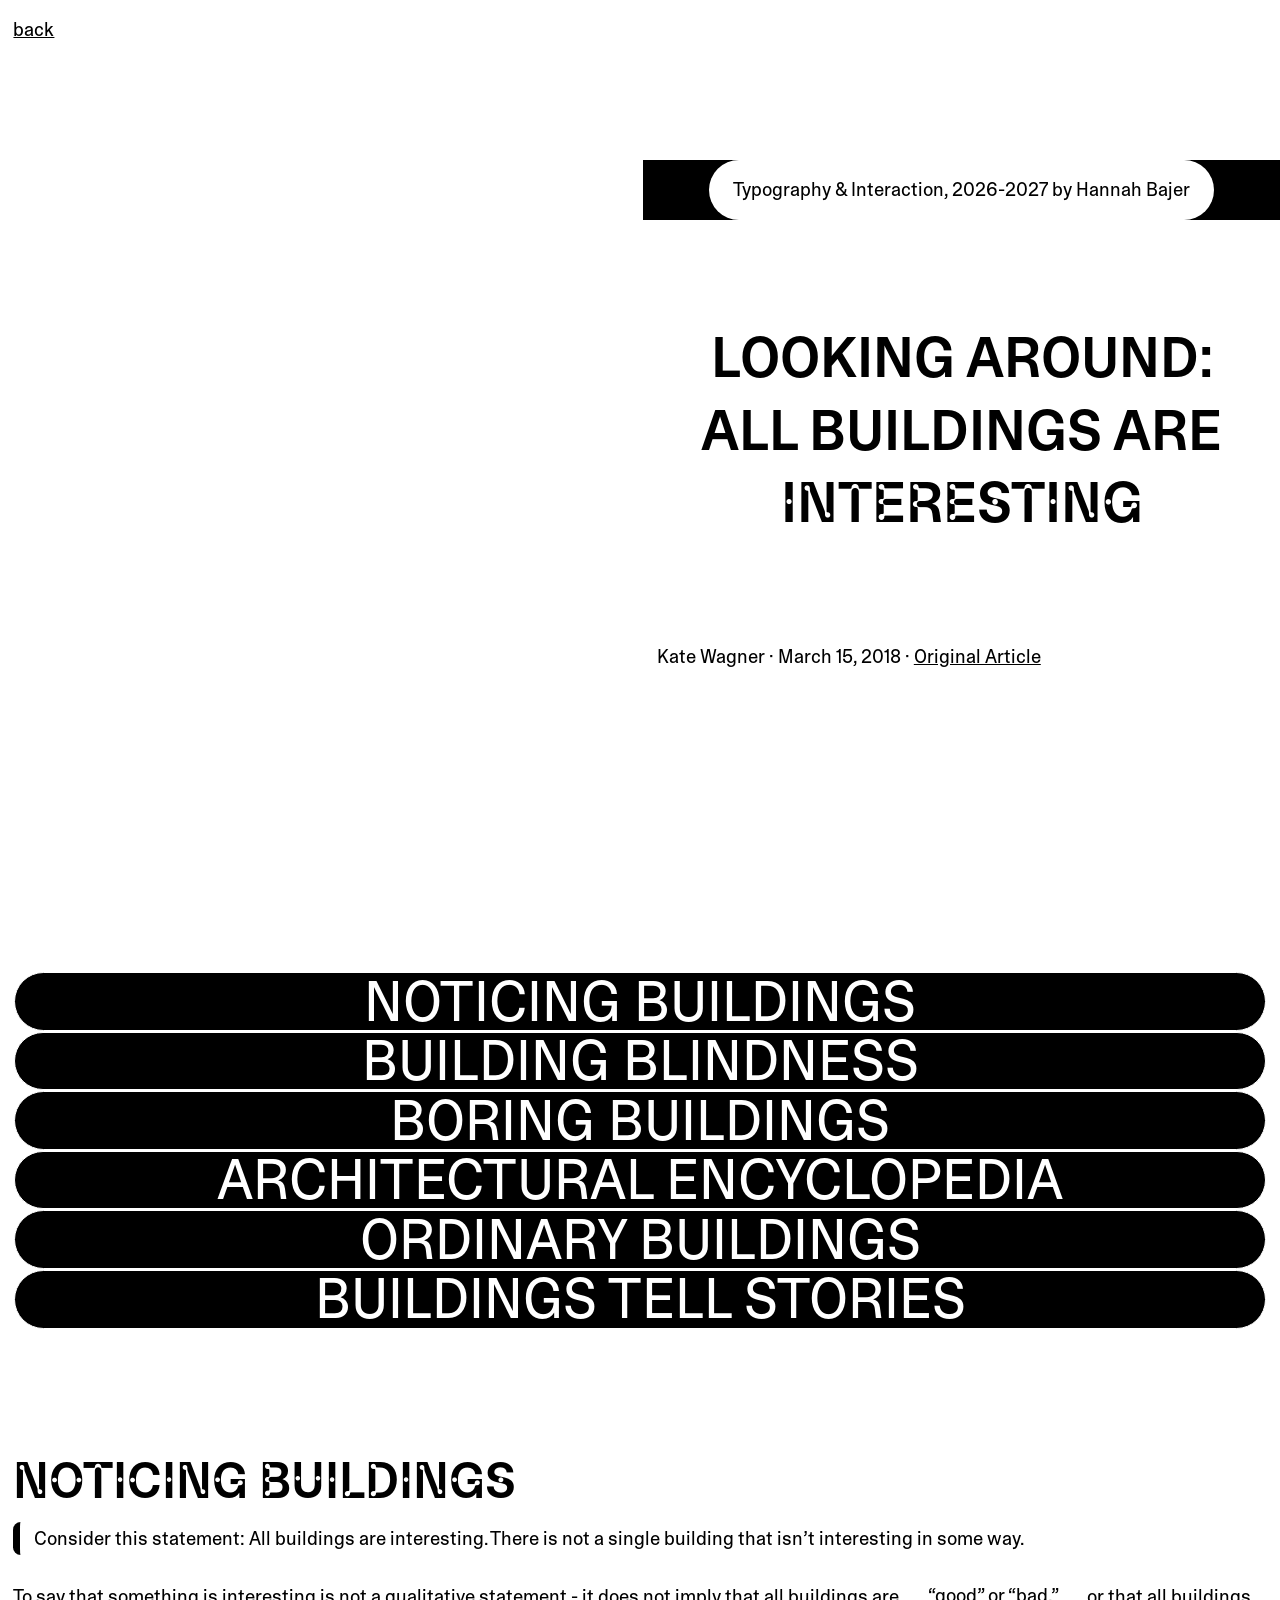
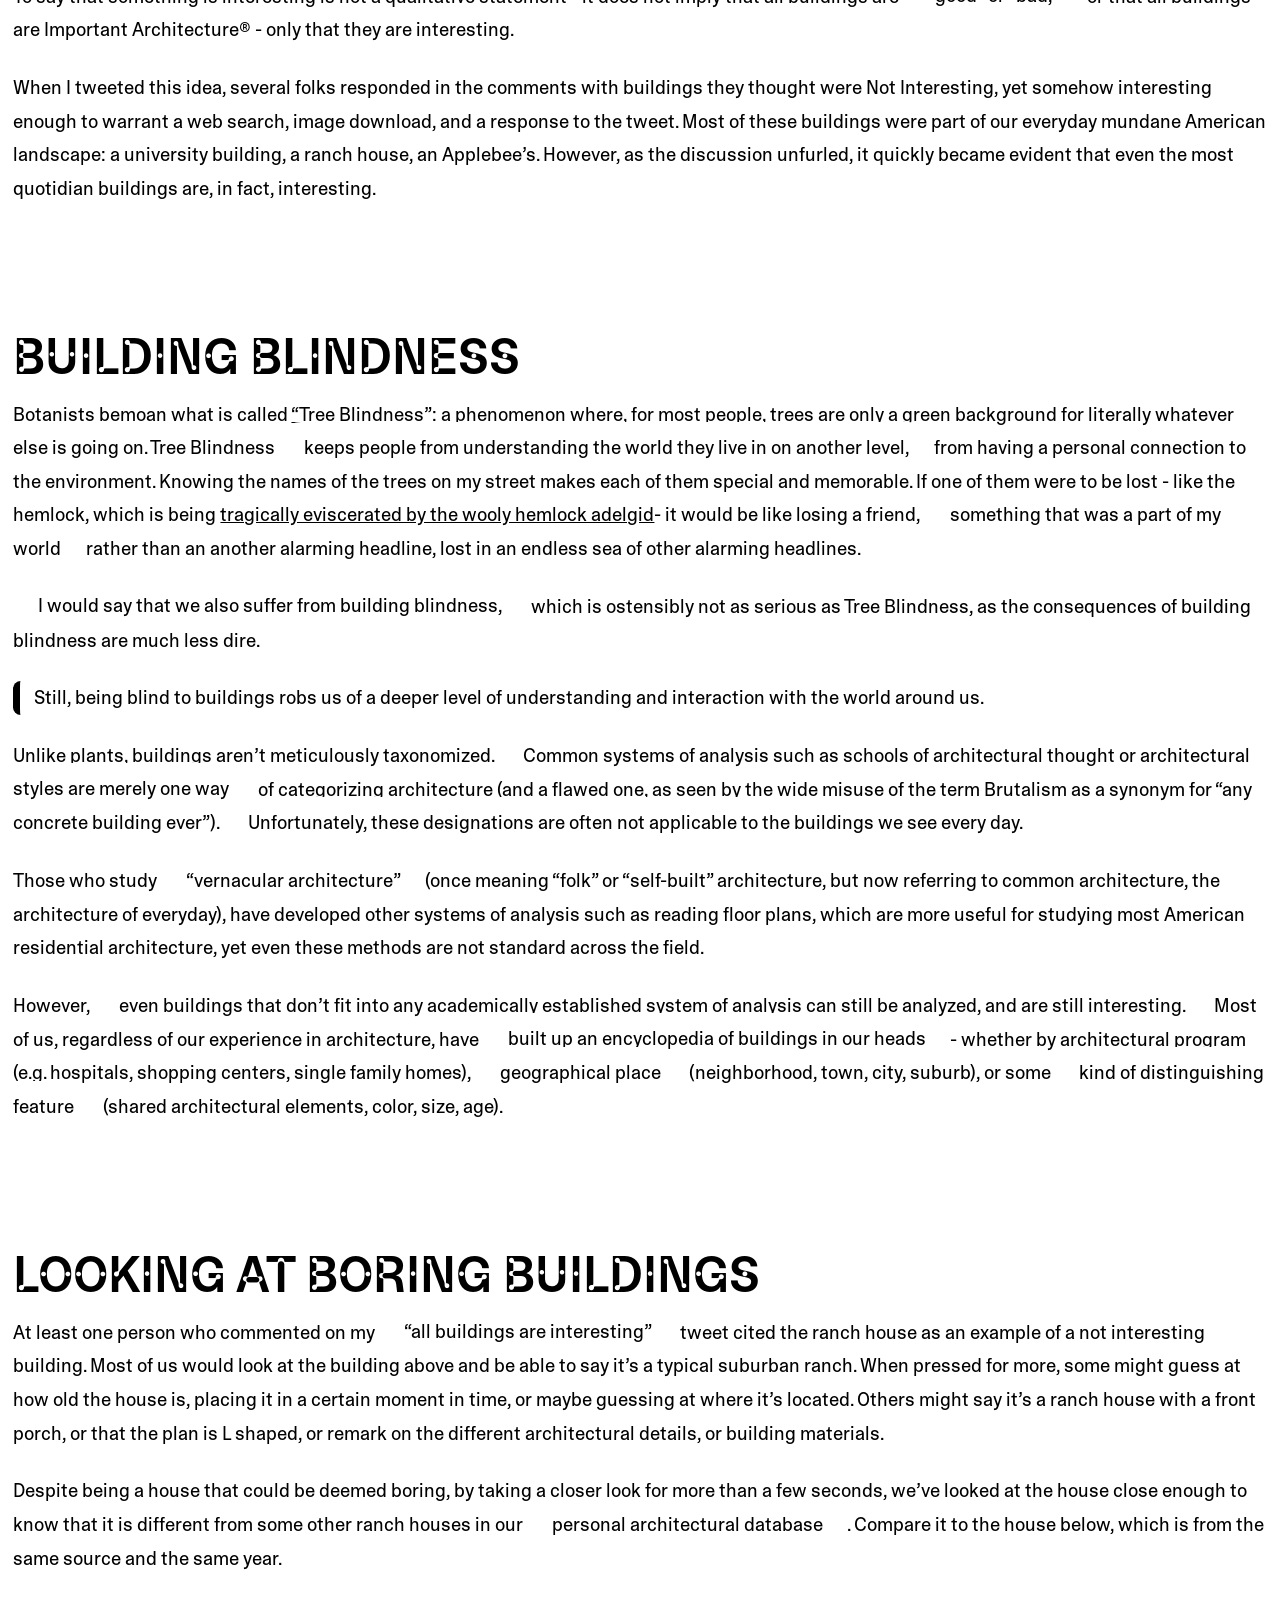
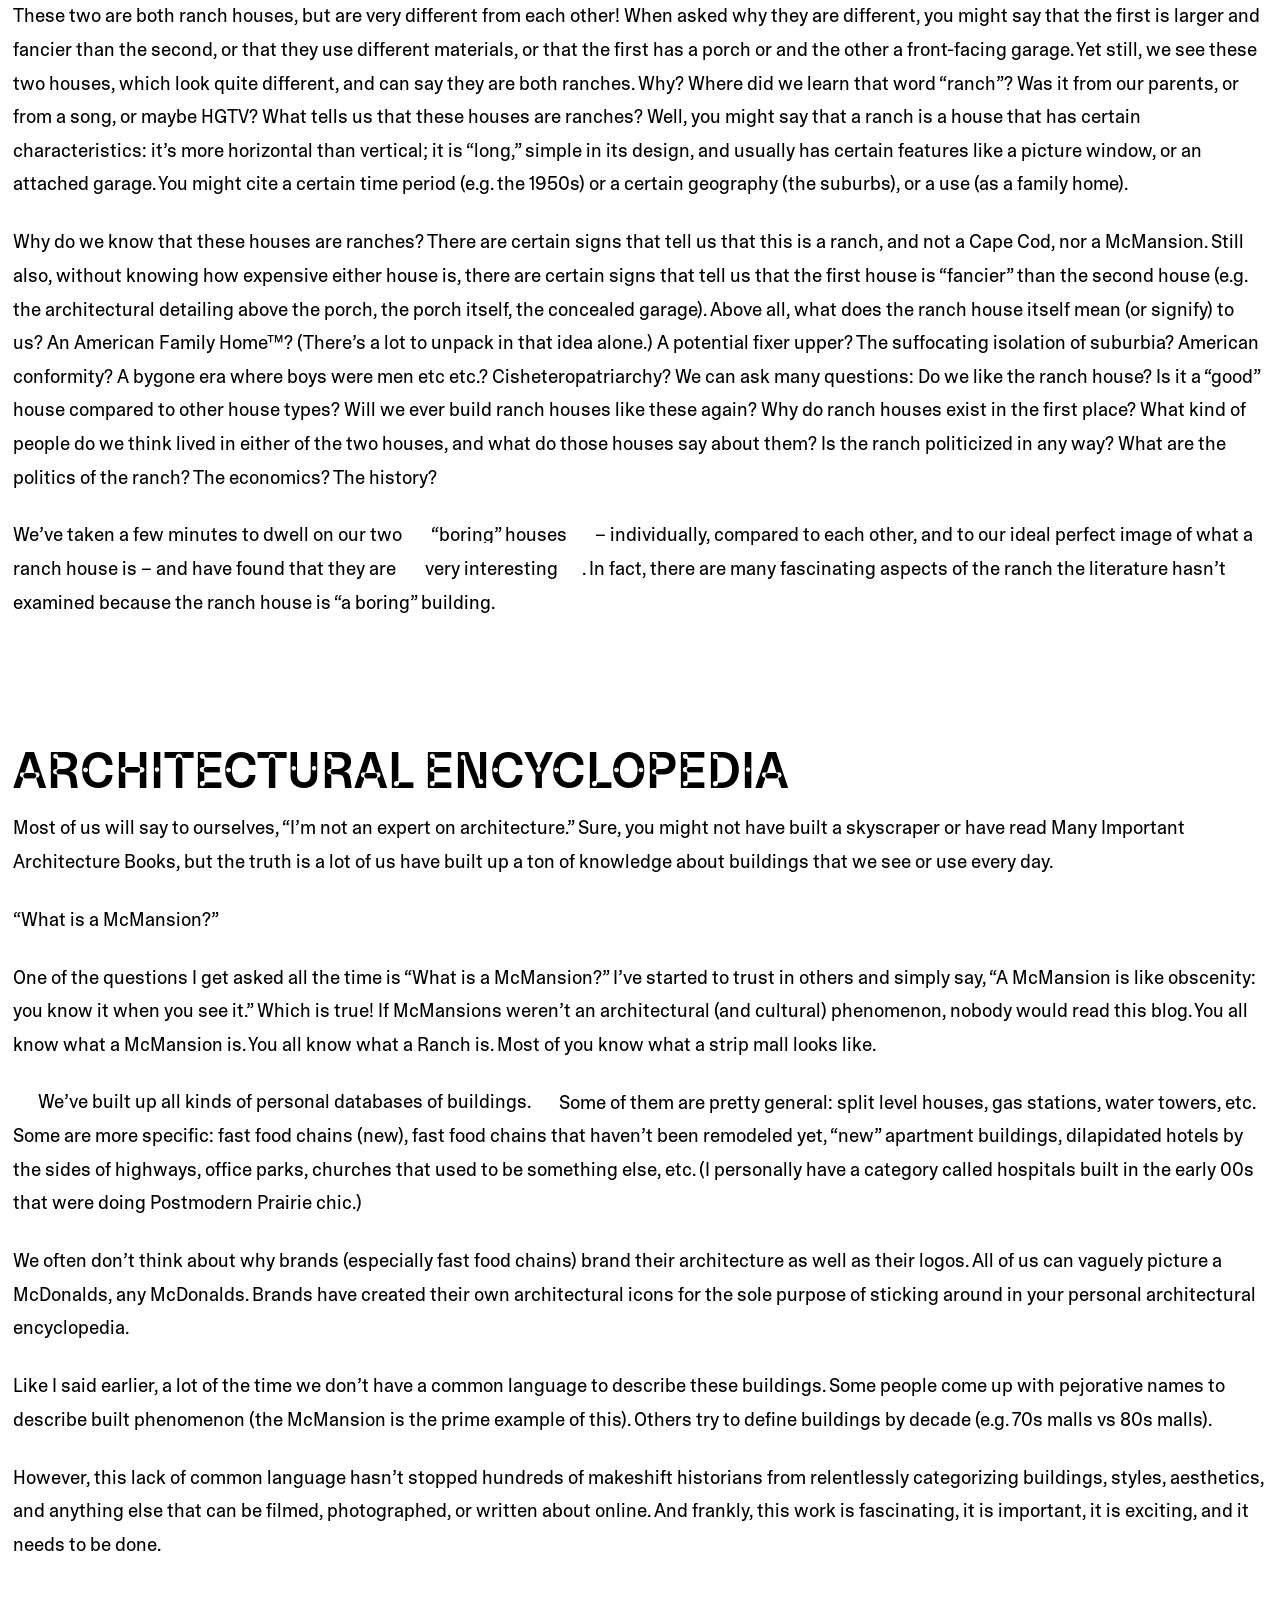
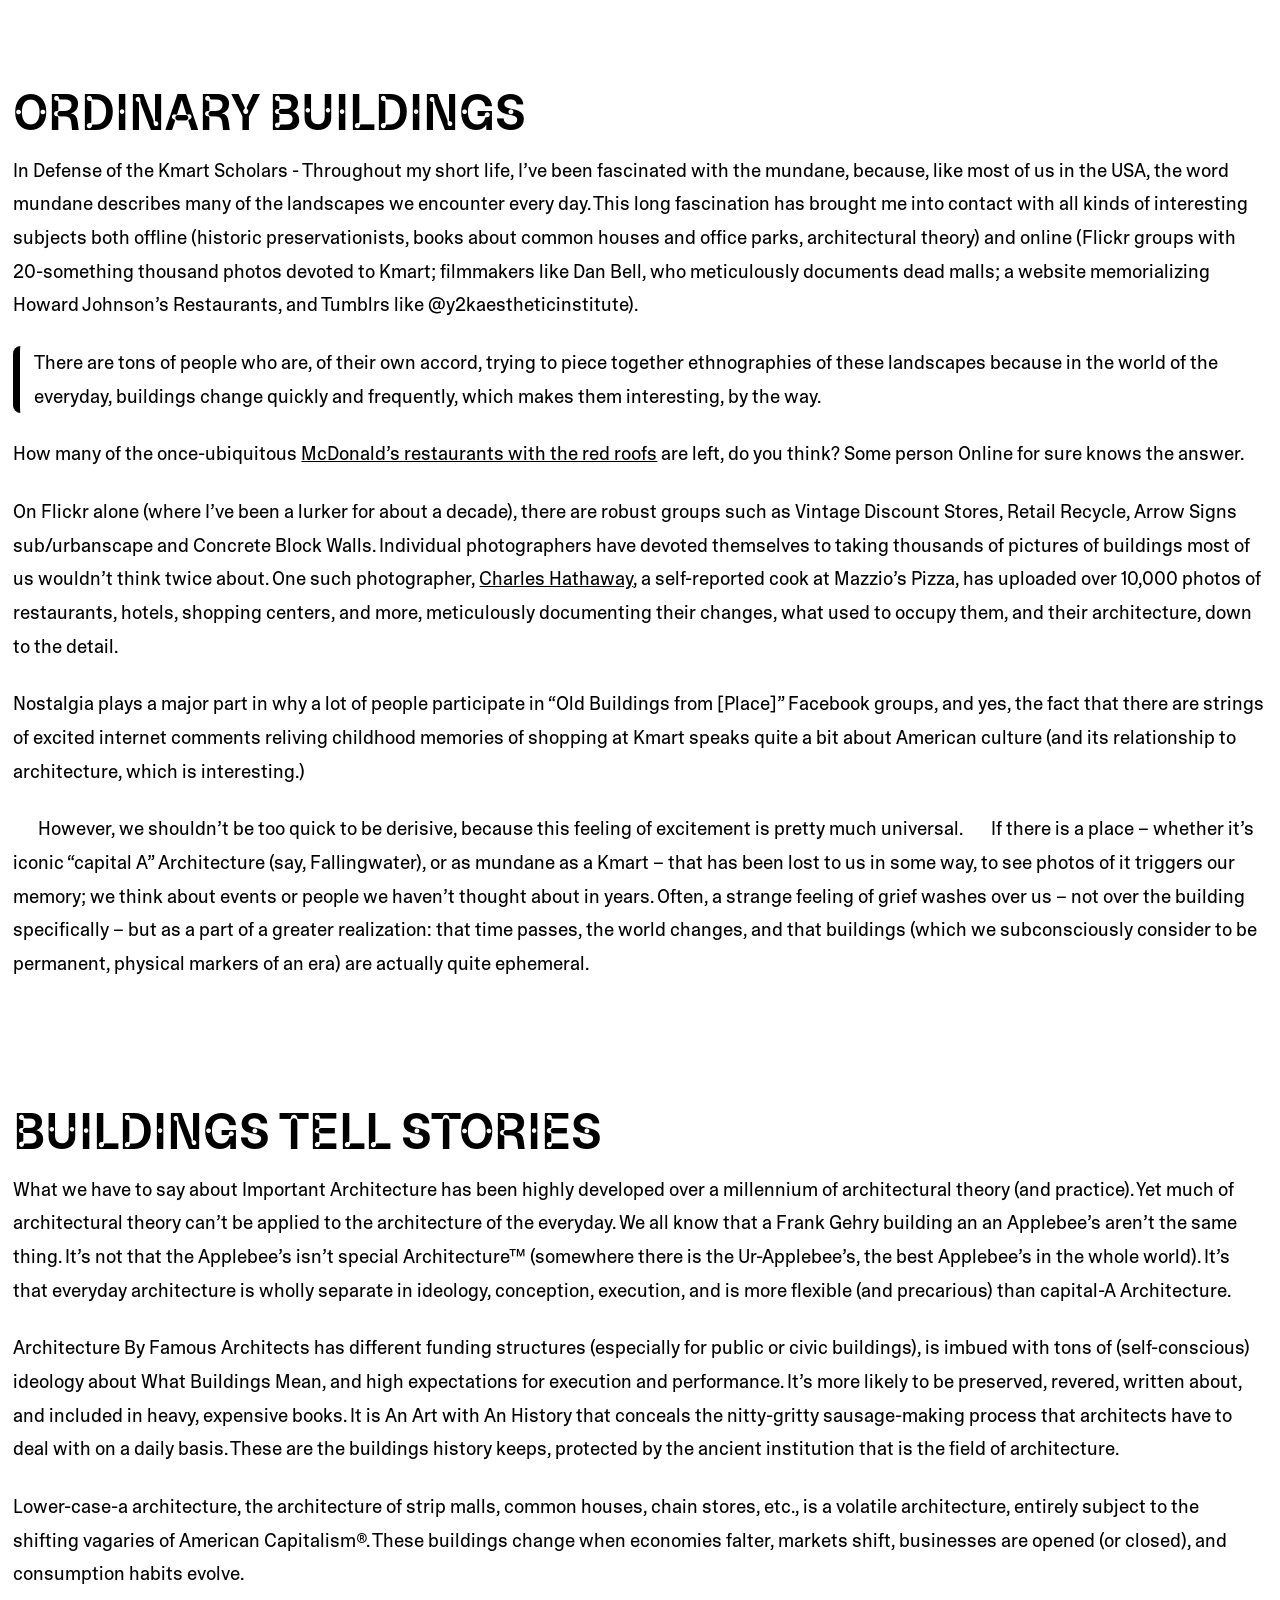
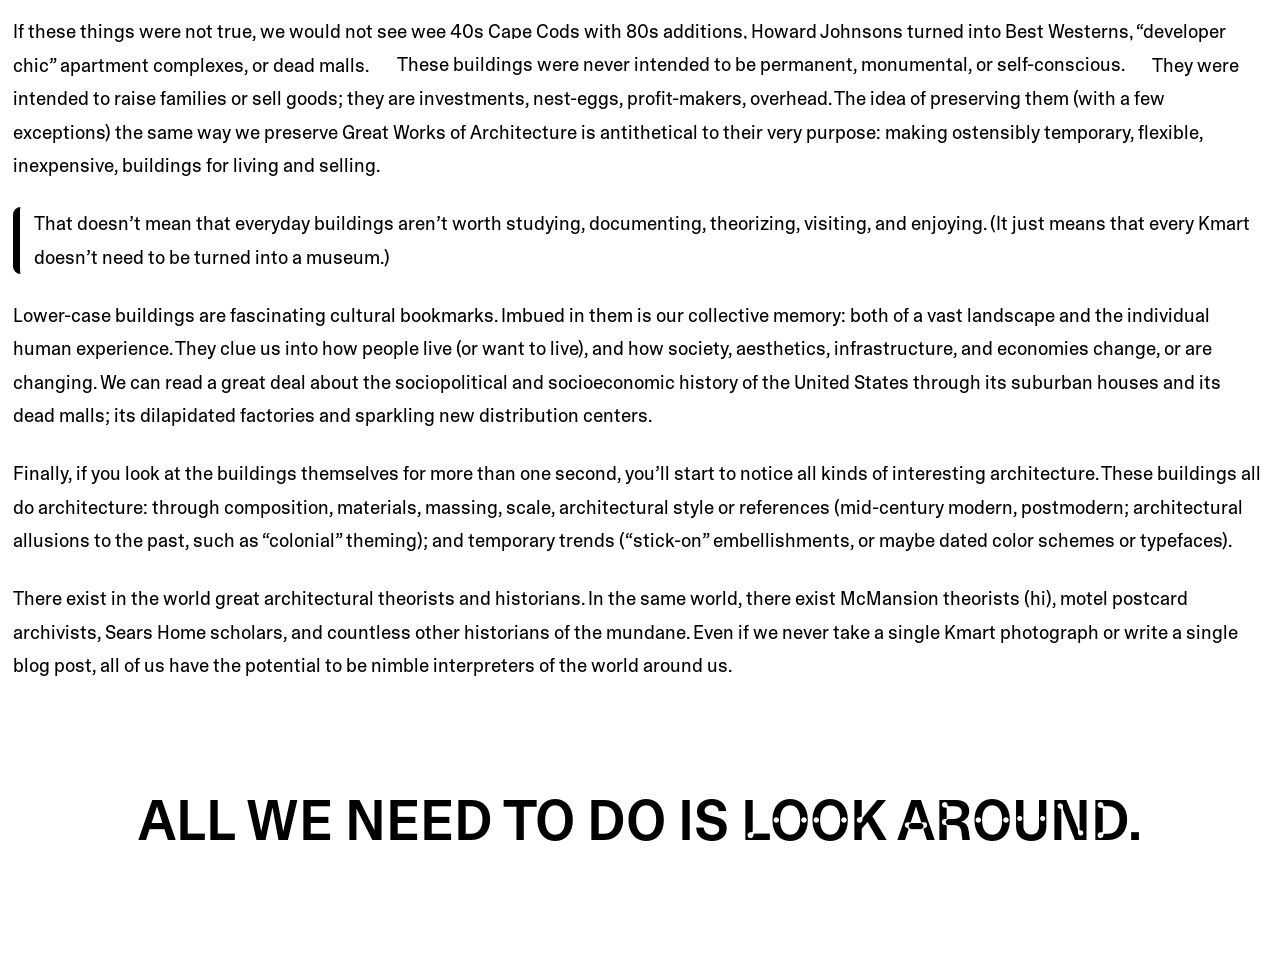
<file: direction-1/index.html>
<!doctype html>
<html>
	<head>
		<title>binding</title>
		<meta name="viewport" content="width=device-width, initial-scale=1">
		<!-- <link href="../styles/reset.css" rel="stylesheet">
		<link href="../styles/common.css" rel="stylesheet">
		<link href="style.css" rel="stylesheet"> -->
		<style>
			@import '../styles/reset.css' layer(reset);
			@import '../styles/common.css' layer(common);
			@import 'style.css' layer(page);
		</style>
	</head>

	<body>
		<header>
			<a href="../index.html">back</a>
			<hgroup>
				<div>
				<p>Typography & Interaction, 2026-2027 by Hannah Bajer</p></div>
				<h1>Looking Around: All Buildings Are <span>Interesting</span></h1>
				<p>Kate Wagner · <time>March 15, 2018</time> · <a href="https://mcmansionhell.com/post/171906495491/looking-around-all-buildings-are-interesting">Original Article</a></em></p>
			</hgroup>

		</header>

		<main>

			<nav>
				<ol>
					<li><a href="#noticing">Noticing Buildings</a></li>
					<li><a href="#blindness">Building Blindness</a></li>
					<li><a href="#boring">Boring Buildings</a></li>
					<li><a href="#encyclopedia">Architectural Encyclopedia</a></li>
					<li><a href="#ordinary">Ordinary Buildings</a></li>
					<li><a href="#stories">Buildings Tell Stories</a></li>
				</ol>
			</nav>

			<section id="noticing">
				<h2>Noticing Buildings</h2>
				<blockquote>
					<p>Consider this statement: All buildings are interesting. There is not a single building that isn’t interesting in some way.</p>
				</blockquote>

				<p>To say that something is interesting is not a qualitative statement - it does not imply that all buildings are <strong>“good” or “bad,”</strong> or that all buildings are Important Architecture® - only that they are interesting.</p>

				<p>When I tweeted this idea, several folks responded in the comments with buildings they thought were Not Interesting, yet somehow interesting enough to warrant a web search, image download, and a response to the tweet. Most of these buildings were part of our everyday mundane American landscape: a university building, a ranch house, an Applebee’s. However, as the discussion unfurled, it quickly became evident that even the most quotidian buildings are, in fact, interesting.</p>
			</section>

			<section id="blindness">
				<h2>Building Blindness</h2>
				<p>Botanists bemoan what is called <a href="https://www.nytimes.com/2017/08/26/opinion/sunday/cure-yourself-of-tree-blindness.html">“Tree Blindness”</a>: a phenomenon where, for most people, trees are only a green background for literally whatever else is going on. Tree Blindness<strong> keeps people from understanding the world they live in on another level,</strong>from having a personal connection to the environment. Knowing the names of the trees on my street makes each of them special and memorable. If one of them were to be lost - like the hemlock, which is being <a href="https://mda.maryland.gov/plants-pests/Pages/hemlock_woolly_adelgid.aspx">tragically eviscerated by the wooly hemlock adelgid</a>- it would be like losing a friend,<strong> something that was a part of my world</strong>rather than an another alarming headline, lost in an endless sea of other alarming headlines.</p>

				<p><strong>I would say that we also suffer from building blindness,</strong> which is ostensibly not as serious as Tree Blindness, as the consequences of building blindness are much less dire.</p>

				<blockquote>
					<p>Still, being blind to buildings robs us of a deeper level of understanding and interaction with the world around us.</p>
				</blockquote>

				<p>Unlike plants, buildings aren’t meticulously taxonomized. <strong>Common systems of analysis such as schools of architectural thought or architectural styles are merely one way</strong> of categorizing architecture <em>(and a flawed one, as seen by the wide misuse of the term Brutalism as a synonym for “any concrete building ever”)</em>. <strong>Unfortunately, these designations are often not applicable to the buildings we see every day.</strong></p>

				<p>Those who study <strong>“vernacular architecture”</strong>(once meaning “folk” or “self-built” architecture, but now referring to common architecture, the architecture of everyday), have developed other systems of analysis such as reading floor plans, which are more useful for studying most American residential architecture, yet even these methods are not standard across the field.</p>

				<p>However, <strong> even buildings that don’t fit into any academically established system of analysis can still be analyzed, and are still interesting.</strong> Most of us, regardless of our experience in architecture, have <strong>built up an encyclopedia of buildings in our heads</strong>- whether by architectural program (e.g. hospitals, shopping centers, single family homes), <strong>geographical place</strong> <em>(neighborhood, town, city, suburb)</em>, or some <strong>kind of distinguishing feature</strong> <em>(shared architectural elements, color, size, age).</em></p>
			</section>

			<section id="boring">
				<h2>Looking at Boring Buildings</h2>
				<p>At least one person who commented on my <strong>“all buildings are interesting”</strong> tweet cited the ranch house as an example of a not interesting building. Most of us would look at the building above and be able to say it’s a typical suburban ranch. When pressed for more, some might guess at how old the house is, placing it in a certain moment in time, or maybe guessing at where it’s located. Others might say it’s a ranch house with a front porch, or that the plan is L shaped, or remark on the different architectural details, or building materials.</p>

				<p>Despite being a house that could be deemed boring, by taking a closer look for more than a few seconds, we’ve looked at the house close enough to know that it is different from some other ranch houses in our <strong>personal architectural database</strong>. Compare it to the house below, which is from the same source and the same year.</p>

				<p>These two are both ranch houses, but are very different from each other! When asked why they are different, you might say that the first is larger and fancier than the second, or that they use different materials, or that the first has a porch or and the other a front-facing garage. Yet still, we see these two houses, which look quite different, and can say they are both ranches. Why? Where did we learn that word “ranch”? Was it from our parents, or from a song, or maybe HGTV? What tells us that these houses are ranches? Well, you might say that a ranch is a house that has certain characteristics: it’s more horizontal than vertical; it is “long,” simple in its design, and usually has certain features like a picture window, or an attached garage. You might cite a certain time period <em>(e.g. the 1950s)</em> or a certain geography <em>(the suburbs)</em>, or a use <em>(as a family home)</em>.</p>

				<p> Why do we know that these houses are ranches? There are certain signs that tell us that this is a ranch, and not a Cape Cod, nor a McMansion. Still also, without knowing how expensive either house is, there are certain signs that tell us that the first house is “fancier” than the second house (e.g. the architectural detailing above the porch, the porch itself, the concealed garage). Above all, what does the ranch house itself mean (or signify) to us? An American Family Home™? <em>(There’s a lot to unpack in that idea alone.)</em> A potential fixer upper? The suffocating isolation of suburbia? American conformity? A bygone era where boys were men etc etc.? Cisheteropatriarchy? We can ask many questions: Do we like the ranch house? Is it a “good” house compared to other house types? Will we ever build ranch houses like these again? Why do ranch houses exist in the first place? What kind of people do we think lived in either of the two houses, and what do those houses say about them? Is the ranch politicized in any way? What are the politics of the ranch? The economics? The history?</p>

				<p>We’ve taken a few minutes to dwell on our two <strong>“boring” houses</strong> – individually, compared to each other, and to our ideal perfect image of what a ranch house is – and have found that they are <strong>very interesting</strong>. In fact, there are many fascinating aspects of the ranch the literature hasn’t examined because the ranch house is “a boring” building.</p>
			</section>


			<section id="encyclopedia">
				<h2>Architectural Encyclopedia</h2>
				<p>Most of us will say to ourselves, “I’m not an expert on architecture.” Sure, you might not have built a skyscraper or have read Many Important Architecture Books, but the truth is a lot of us have built up a ton of knowledge about buildings that we see or use every day.</p>

				<p>“What is a McMansion?”</p>

				<p>One of the questions I get asked all the time is “What is a McMansion?” I’ve started to trust in others and simply say, “A McMansion is like obscenity: you know it when you see it.” Which is true! If McMansions weren’t an architectural <em>(and cultural)</em> phenomenon, nobody would read this blog. You all know what a McMansion is. You all know what a Ranch is. Most of you know what a strip mall looks like.</p>

				<p><strong>We’ve built up all kinds of personal databases of buildings.</strong> Some of them are pretty general: split level houses, gas stations, water towers, etc. Some are more specific: fast food chains <em>(new)</em>, fast food chains that haven’t been remodeled yet, “new” apartment buildings, dilapidated hotels by the sides of highways, office parks, churches that used to be something else, etc. (I personally have a category called hospitals built in the early 00s that were doing Postmodern Prairie chic.)</p>

				<p>We often don’t think about why brands <em>(especially fast food chains)</em> brand their architecture as well as their logos. All of us can vaguely picture a McDonalds, any McDonalds. Brands have created their own architectural icons for the sole purpose of sticking around in your personal architectural encyclopedia.</p>

				<p>Like I said earlier, a lot of the time we don’t have a common language to describe these buildings. Some people come up with pejorative names to describe built phenomenon <em>(the McMansion is the prime example of this)</em>. Others try to define buildings by decade (e.g. 70s malls vs 80s malls).</p>

				<p>However, this lack of common language hasn’t stopped hundreds of makeshift historians from relentlessly categorizing buildings, styles, aesthetics, and anything else that can be filmed, photographed, or written about online. And frankly, this work is fascinating, it is important, it is exciting, and it needs to be done.</p>
			</section>

			<section id="ordinary">
				<h2>Ordinary Buildings</h2>

				<p>In Defense of the Kmart Scholars - Throughout my short life, I’ve been fascinated with the mundane, because, like most of us in the USA, the word mundane describes many of the landscapes we encounter every day. This long fascination has brought me into contact with all kinds of interesting subjects both offline <em>(historic preservationists, books about common houses and office parks, architectural theory)</em> and online <em>(Flickr groups with 20-something thousand photos devoted to Kmart; filmmakers like Dan Bell, who meticulously documents dead malls; a website memorializing Howard Johnson’s Restaurants, and Tumblrs like @y2kaestheticinstitute).</em></p>

				<blockquote>
				<p>There are tons of people who are, of their own accord, trying to piece together ethnographies of these landscapes because in the world of the everyday, buildings change quickly and frequently, which makes them interesting, by the way.</p>
				</blockquote>

				<p>How many of the once-ubiquitous <a href="https://www.flickr.com/photos/jeepersmedia/13901886988/"> McDonald’s restaurants with the red roofs</a> are left, do you think? Some person Online for sure knows the answer.</p>

				<p>On Flickr alone <em>(where I’ve been a lurker for about a decade)</em>, there are robust groups such as Vintage Discount Stores, Retail Recycle, Arrow Signs sub/urbanscape and Concrete Block Walls. Individual photographers have devoted themselves to taking thousands of pictures of buildings most of us wouldn’t think twice about. One such photographer, <a href="https://www.flickr.com/people/romleys/">Charles Hathaway</a>, a self-reported cook at Mazzio’s Pizza, has uploaded over 10,000 photos of restaurants, hotels, shopping centers, and more, meticulously documenting their changes, what used to occupy them, and their architecture, down to the detail.</p>

				<p>Nostalgia plays a major part in why a lot of people participate in “Old Buildings from [Place]” Facebook groups, and yes, the fact that there are strings of excited internet comments reliving childhood memories of shopping at Kmart speaks quite a bit about American culture <em>(and its relationship to architecture, which is interesting.)</em></p>

				<p><strong>However, we shouldn’t be too quick to be derisive, because this feeling of excitement is pretty much universal.</strong> If there is a place – whether it’s iconic “capital A” Architecture <em>(say, Fallingwater)</em>, or as mundane as a Kmart – that has been lost to us in some way, to see photos of it triggers our memory; we think about events or people we haven’t thought about in years. Often, a strange feeling of grief washes over us – not over the building specifically – but as a part of a greater realization: that time passes, the world changes, and that buildings (which we subconsciously consider to be permanent, physical markers of an era) are actually quite ephemeral.</p>
			</section>

			<section id="stories">
				<h2>Buildings Tell Stories</h2>

				<p>What we have to say about Important Architecture has been highly developed over a millennium of architectural theory <em>(and practice)</em>. Yet much of architectural theory can’t be applied to the architecture of the everyday. We all know that a Frank Gehry building an an Applebee’s aren’t the same thing. It’s not that the Applebee’s isn’t special Architecture™ <em>(somewhere there is the Ur-Applebee’s, the best Applebee’s in the whole world)</em>. It’s that everyday architecture is wholly separate in ideology, conception, execution, and is more flexible <em>(and precarious)</em> than capital-A Architecture. </p>

				<p>Architecture By Famous Architects has different funding structures <em>(especially for public or civic buildings)</em>, is imbued with tons of <em>(self-conscious)</em> ideology about What Buildings Mean, and high expectations for execution and performance. It’s more likely to be preserved, revered, written about, and included in heavy, expensive books. It is An Art with An History that conceals the nitty-gritty sausage-making process that architects have to deal with on a daily basis. These are the buildings history keeps, protected by the ancient institution that is the field of architecture.</p>

				<p>Lower-case-a architecture, the architecture of strip malls, common houses, chain stores, etc., is a volatile architecture, entirely subject to the shifting vagaries of American Capitalism®. These buildings change when economies falter, markets shift, businesses are opened <em>(or closed)</em>, and consumption habits evolve.</p>

				<p>If these things were not true, we would not see wee 40s Cape Cods with 80s additions, Howard Johnsons turned into Best Westerns, “developer chic” apartment complexes, or dead malls. <strong>These buildings were never intended to be permanent, monumental, or self-conscious.</strong> They were intended to raise families or sell goods; they are investments, nest-eggs, profit-makers, overhead. The idea of preserving them <em>(with a few exceptions)</em> the same way we preserve Great Works of Architecture is antithetical to their very purpose: making ostensibly temporary, flexible, inexpensive, buildings for living and selling.</p>

				<blockquote>
					<p>That doesn’t mean that everyday buildings aren’t worth studying, documenting, theorizing, visiting, and enjoying. (It just means that every Kmart doesn’t need to be turned into a museum.)</p>
				</blockquote>

				<p>Lower-case buildings are fascinating cultural bookmarks. Imbued in them is our collective memory: both of a vast landscape and the individual human experience. They clue us into how people live <em>(or want to live)</em>, and how society, aesthetics, infrastructure, and economies change, or are changing. We can read a great deal about the sociopolitical and socioeconomic history of the United States through its suburban houses and its dead malls; its dilapidated factories and sparkling new distribution centers. </p>

				<p>Finally, if you look at the buildings themselves for more than one second, you’ll start to notice all kinds of interesting architecture. These buildings all do architecture: through composition, materials, massing, scale, architectural style or references (mid-century modern, postmodern; architectural allusions to the past, such as “colonial” theming); and temporary trends <em>(“stick-on” embellishments, or maybe dated color schemes or typefaces)</em>.</p>

				<p>There exist in the world great architectural theorists and historians. In the same world, there exist McMansion theorists <em>(hi)<em>, motel postcard archivists, Sears Home scholars, and countless other historians of the mundane. Even if we never take a single Kmart photograph or write a single blog post, all of us have the potential to be nimble interpreters of the world around us.</p>
			</section>
			</main>

		<footer>
			<h1>All we need to do is <span>look around.</span></h1>
		</footer>
	</body>
</html>
</file>
<file: styles/common.css>
:root{
--color-main: black;
--color-secondary: white;
--color-brand: rgb(26, 92, 248);

--font-main: camera-plain;
--font-secondary: camera-plain-med;
--font-highlight: camera;
--font-highlight-reg: camera-reg;

--font-size-base:1.2rem;
--font-size-sm: calc(var(--font-size-base)/2);
--font-size-md: var(--font-size-base);
--font-size-lg: calc(var(--font-size-base)*2.2);
--font-size-xl: calc(var(--font-size-base)*2.5);
--font-size-xxl: calc(var(--font-size-base)*5);

--spacing-base: 1cap;
--spacing-md: var(--spacing-base);
--spacing-lg: calc(var(--spacing-base)*1.8);
--spacing-xl: calc(var(--spacing-base)*2.5);
--spacing-xxl: calc(var(--spacing-base)*7);
--spacing-xxxl: calc(var(--spacing-base)*10);
}

@font-face{
	font-family: 'camera-plain';
	src: url('./fonts/ABCCameraPlainTrial-Regular.otf') format('opentype');
}

@font-face{
	font-family: 'camera-plain-med';
	src: url('./fonts/ABCCameraPlainTrial-Medium.otf') format('opentype');
}

@font-face{
	font-family: 'camera-reg';
	src: url('./fonts/ABCCameraTrial-Regular.otf') format('opentype');
}

@font-face{
	font-family: 'camera';
	src: url('./fonts/ABCCameraTrial-Medium.otf') format('opentype');
}


html{
	font-family: var(--font-main);
	font-size: var(--font-size-base);
	line-height: var(--spacing-xl);
	padding-inline: var(--spacing-xl);
	cursor: url("./img/circle.png");
}

body{
	color: var(--color-main);
}

header{
	display: grid;
	grid-template-columns: 1fr 1fr;
	gap: var(--spacing-xl);
	min-height: 100vh;
	align-items: start;
}
hgroup{
	position: sticky;
	top: 15vh;
	align-items: center;
	/* text-align: center; */
}

h1{
	font-family: var(--font-main);
	font-size: var(--font-size-xxl);
	line-height: var(--spacing-lg);
	/* margin-block: var(--spacing-md); */
	text-transform: uppercase;
	/* text-align: center; */
	span{
		font-family: var(--font-highlight);
	}
}

nav {
	/* margin-block-start: var(--font-size-xl); */
	display: flex;
	flex-direction: column;
	justify-content: flex-end;
	height: 100%;

	li{
		padding-block: var(--spacing-xxl);
		text-transform: uppercase;
		border: var(--color-main) solid 0.2rem;
		box-sizing: border-box;
		/* border: var(--color-secondary) solid 0.05rem; */
		border-radius: 99rem;
		font-size: var(--font-size-xl);
		color: var(--color-secondary);
		background-color: var(--color-main);
		text-align: center;
		margin: 0.05rem;

		a{
			text-decoration: none;
		}
	}
}

li:hover{
	border: var(--color-brand) solid 0.2rem;
	box-sizing: border-box;
}

p{
	margin-block-start: var(--spacing-lg);
}

summary, div{
	background-color: var(--color-main);
	margin-block: var(--spacing-lg);
	margin-inline: -1cap;
	padding-inline: var(--font-size-md);
	display: flex;
	justify-content: center;
}

strong, div p{
	background-color:var(--color-secondary);
	margin: var(--spacing-sm);
	padding-inline: var(--spacing-lg);
	padding-block: var(--spacing-md);
	border-radius: 2rem;
}

blockquote{
	border-inline-start: 0.4rem solid var(--color-main);
	border-radius: 0.4rem;
	padding-inline: var(--spacing-md);
}

a{
	text-decoration: underline;
}

/* page stuff now, done with components */

/* atom */
.title {
	/* what is the base styling for a title without spacing */
}

.callout {
	some border
	some color
	a lil padding, but no margin
}

/* components */
.main-heading {
	.title {
		margin-block: x
	}
}

.base-section {
	.callout {
		margin-block
	}
}

main > * + * {
	/* margin-block-start: var(--spacing-xxxl); */
}
</file>
<file: article-criticism/style.css>
:root{
--color-main: black;
--color-secondary: white;
--color-brand: rgb(26, 92, 248);

--font-main: camera-plain;
--font-secondary: camera-plain-med;
--font-highlight: camera;
--font-highlight-reg: camera-reg;

--font-size-base:1.2rem;
--font-size-sm: calc(var(--font-size-base)/2);
--font-size-md: var(--font-size-base);
--font-size-lg: calc(var(--font-size-base)*2.2);
--font-size-xl: calc(var(--font-size-base)*2.5);

--spacing-base: 1cap;
--spacing-md: var(--spacing-base);
--spacing-lg: calc(var(--spacing-base)*1.8);
--spacing-xl: calc(var(--spacing-base)*2.5);
--spacing-xxl: calc(var(--spacing-base)*7);
--spacing-xxxl: calc(var(--spacing-base)*10);
}

@font-face{
	font-family: 'camera-plain';
	src: url('./fonts/ABCCameraPlainTrial-Regular.otf') format('opentype');
}

@font-face{
	font-family: 'camera-plain-med';
	src: url('./fonts/ABCCameraPlainTrial-Medium.otf') format('opentype');
}

@font-face{
	font-family: 'camera-reg';
	src: url('./fonts/ABCCameraTrial-Regular.otf') format('opentype');
}

@font-face{
	font-family: 'camera';
	src: url('./fonts/ABCCameraTrial-Medium.otf') format('opentype');
}


html{
	font-family: var(--font-main);
	font-size: var(--font-size-base);
	line-height: var(--spacing-xl);
	padding: var(--spacing-base);
}

body{
	color: var(--color-main);
}

h1{
	font-family: var(--font-secondary);
	font-size: var(--font-size-xl);
	line-height: var(--spacing-lg);
	margin-block: var(--spacing-xl);
	text-transform: uppercase;
	text-align: center;
	span{
		font-family: var(--font-highlight);
	}
}

nav {
	margin-block-start: var(--font-size-xl);

	li{
		padding: var(--font-size-sm);
		text-transform: uppercase;
		border: var(--color-secondary) solid 0.05rem;
		border-radius: 2rem;
		color: var(--color-secondary);
		background-color: var(--color-main);
		text-align: center;

		a{
			text-decoration: none;
		}
	}
}

h2{
	font-family: var(--font-highlight);
	text-transform: uppercase;
	font-size: var(--font-size-lg);
	line-height: var(--spacing-md);
}

p{
	margin-block-start: var(--spacing-lg);
}

summary, div{
	background-color: var(--color-main);
	margin-block: var(--spacing-lg);
	margin-inline: -1cap;
	padding-inline: var(--font-size-md);
	display: flex;
	justify-content: center;
}

strong, div p{
	background-color:var(--color-secondary);
	margin: var(--spacing-sm);
	padding-inline: var(--spacing-lg);
	padding-block: var(--spacing-md);
	border-radius: 2rem;
}

blockquote{
	border-inline-start: 0.4rem solid var(--color-main);
	border-radius: 0.4rem;
	padding-inline: var(--spacing-md);
}

a{
	text-decoration: underline;
}

/* page stuff now, done with components */

/* atom */
.title {
	/* what is the base styling for a title without spacing */
}

.callout {
	some border
	some color
	a lil padding, but no margin
}

/* components */
.main-heading {
	.title {
		margin-block: x
	}
}

.base-section {
	.callout {
		margin-block
	}
}

main > * + * {
	margin-block-start: var(--spacing-xxxl);
}
</file>
<file: direction-1/style.css>
:root{
--color-main: black;
--color-secondary: white;
--color-brand: rgb(26, 92, 248);

--font-main: camera-plain;
--font-secondary: camera-plain-med;
--font-highlight: camera;
--font-highlight-reg: camera-reg;

--font-size-base:1.2rem;
--font-size-sm: calc(var(--font-size-base)/2);
--font-size-md: var(--font-size-base);
--font-size-lg: calc(var(--font-size-base)*2.2);
--font-size-xl: calc(var(--font-size-base)*2.5);

--spacing-base: 1cap;
--spacing-md: var(--spacing-base);
--spacing-lg: calc(var(--spacing-base)*1.8);
--spacing-xl: calc(var(--spacing-base)*2.5);
--spacing-xxl: calc(var(--spacing-base)*7);
--spacing-xxxl: calc(var(--spacing-base)*10);
}

@font-face{
	font-family: 'camera-plain';
	src: url('ABCCameraPlainTrial-Regular.otf') format('opentype');
}

@font-face{
	font-family: 'camera-plain-med';
	src: url('ABCCameraPlainTrial-Medium.otf') format('opentype');
}

@font-face{
	font-family: 'camera-reg';
	src: url('ABCCameraTrial-Regular.otf') format('opentype');
}

@font-face{
	font-family: 'camera';
	src: url('ABCCameraTrial-Medium.otf') format('opentype');
}


html{
	font-family: var(--font-main);
	font-size: var(--font-size-base);
	line-height: var(--spacing-xl);
	padding: var(--spacing-base);
}

body{
	color: var(--color-main);
}

section{
	margin-block-start: var(--spacing-xxxl);
}

h1{
	font-family: var(--font-secondary);
	font-size: var(--font-size-xl);
	line-height: var(--spacing-lg);
	margin-block: var(--spacing-xl);
	text-transform: uppercase;
	text-align: center;
	span{
		font-family: var(--font-highlight);
	}
}

nav {
	margin-block-start: var(--font-size-xl);

	li{
		padding: var(--font-size-sm);
		text-transform: uppercase;
		border: var(--color-secondary) solid 0.05rem;
		border-radius: 2rem;
		color: var(--color-secondary);
		background-color: var(--color-main);
		text-align: center;

		a{
			text-decoration: none;
		}
	}
}

h2{
	font-family: var(--font-highlight);
	text-transform: uppercase;
	font-size: var(--font-size-lg);
	/* line-height: var(--spacing-lg); */
}

p{
	margin-block-start: var(--spacing-lg);
}

summary, div{
	background-color: var(--color-main);
	margin-block: var(--spacing-lg);
	margin-inline: -1cap;
	padding-inline: var(--font-size-md);
	display: flex;
	justify-content: center;
}

strong, div p{
	background-color:var(--color-secondary);
	margin: var(--spacing-sm);
	padding-inline: var(--spacing-lg);
	padding-block: var(--spacing-md);
	border-radius: 2rem;
}

blockquote{
	border-inline-start: 0.4rem solid var(--color-main);
	border-radius: 0.4rem;
	padding-inline: var(--spacing-md);
}

a{
	text-decoration: underline;
}
</file>
